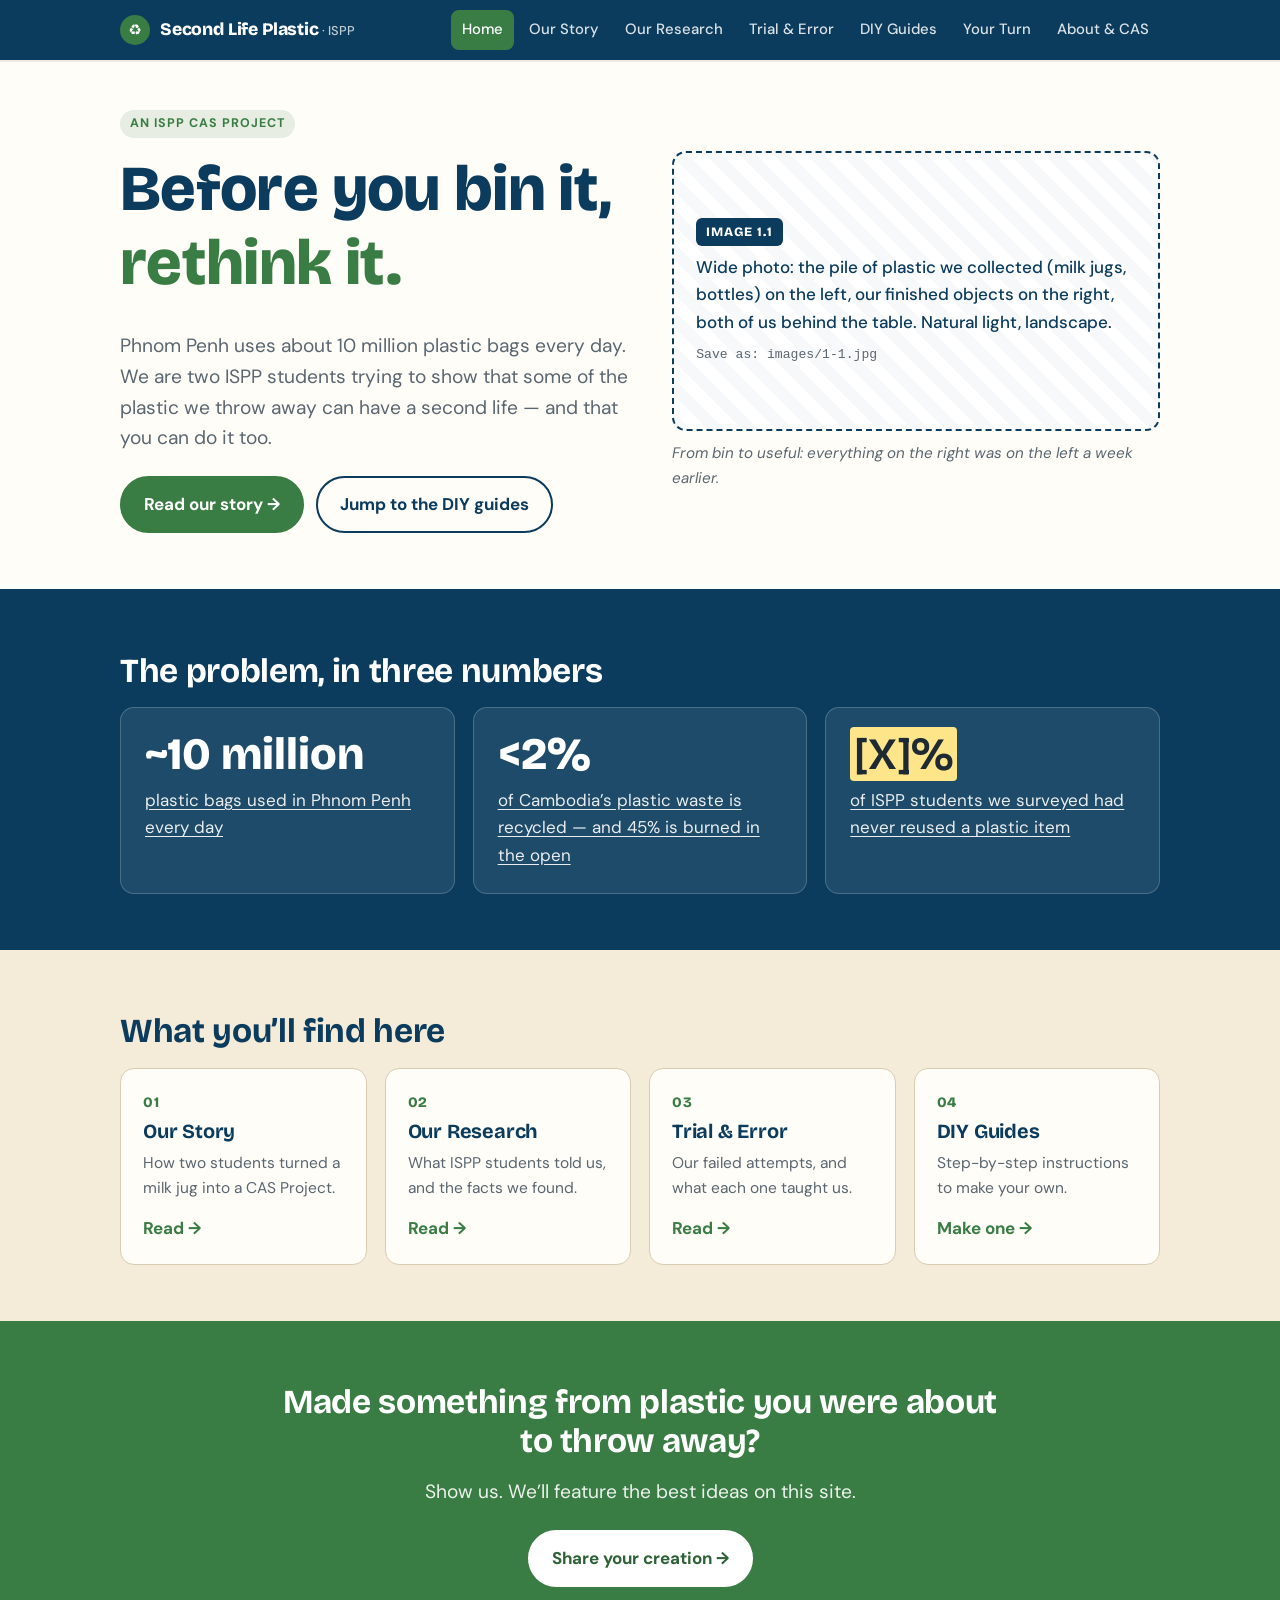
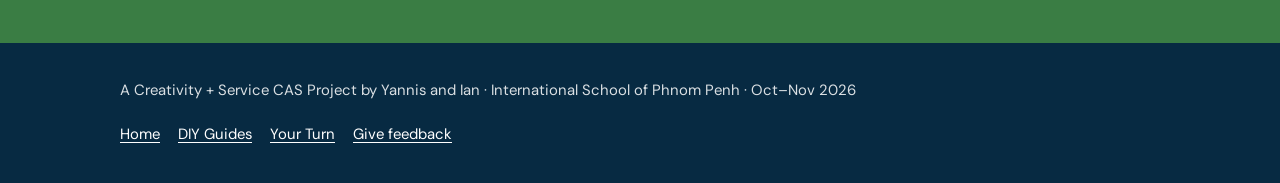
<file: index.html>
<!DOCTYPE html>
<html lang="en">
<head>
<meta charset="utf-8">
<meta name="viewport" content="width=device-width, initial-scale=1">
<title>Second Life Plastic — ISPP</title>
<meta name="description" content="Two ISPP students show how everyday plastic waste can be reused creatively — with our story, research, failures and DIY guides.">
<meta property="og:title" content="Second Life Plastic — ISPP">
<meta property="og:description" content="Two ISPP students show how everyday plastic waste can be reused creatively — with our story, research, failures and DIY guides.">
<meta name="theme-color" content="#0B3C5D">
<link rel="icon" href="data:image/svg+xml,<svg xmlns='http://www.w3.org/2000/svg' viewBox='0 0 100 100'><circle cx='50' cy='50' r='50' fill='%233A7D44'/><text x='50' y='68' font-size='56' text-anchor='middle' fill='white'>♻</text></svg>">
<link rel="preconnect" href="https://fonts.googleapis.com">
<link rel="preconnect" href="https://fonts.gstatic.com" crossorigin>
<link href="https://fonts.googleapis.com/css2?family=Bricolage+Grotesque:opsz,wght@12..96,700;12..96,800&family=DM+Sans:opsz,wght@9..40,400;9..40,500;9..40,700&display=swap" rel="stylesheet">
<link rel="stylesheet" href="css/style.css?v=de9706a9">
</head>
<body>
<header class="site-header">
  <div class="wrap">
    <a class="brand" href="index.html"><span class="brand-mark" aria-hidden="true">♻</span><span>Second Life Plastic <small>· ISPP</small></span></a>
    <button class="nav-toggle" aria-expanded="false" aria-controls="site-nav">Menu</button>
    <nav class="site-nav" id="site-nav" aria-label="Main"><ul><li><a href="index.html" aria-current="page">Home</a></li><li><a href="story.html">Our Story</a></li><li><a href="research.html">Our Research</a></li><li><a href="trial-and-error.html">Trial &amp; Error</a></li><li><a href="guides.html">DIY Guides</a></li><li><a href="your-turn.html">Your Turn</a></li><li><a href="about.html">About &amp; CAS</a></li></ul></nav>
  </div>
</header>
<main>

<section class="hero">
  <div class="wrap hero-grid">
    <div>
      <span class="eyebrow">An ISPP CAS Project</span>
      <h1>Before you bin it, <em>rethink it.</em></h1>
      <p class="lead">Phnom Penh uses about 10 million plastic bags every day. We are two ISPP students trying to show that some of the plastic we throw away can have a second life — and that you can do it too.</p>
      <div class="btn-row">
        <a class="btn" href="story.html">Read our story →</a>
        <a class="btn ghost" href="guides.html">Jump to the DIY guides</a>
      </div>
    </div>
    <figure class="shot wide" data-src="images/1-1.jpg"><div class="ph"><span class="ph-id">IMAGE 1.1</span><p class="ph-what">Wide photo: the pile of plastic we collected (milk jugs, bottles) on the left, our finished objects on the right, both of us behind the table. Natural light, landscape.</p><p class="ph-file">Save as: images/1-1.jpg</p></div><figcaption>From bin to useful: everything on the right was on the left a week earlier.</figcaption></figure>
  </div>
</section>

<section class="section ocean">
  <div class="wrap">
    <h2>The problem, in three numbers</h2>
    <div class="stats">
      <div class="stat"><div class="num">~10 million</div><p><a href="research.html#cambodia">plastic bags used in Phnom Penh every day</a></p></div>
      <div class="stat"><div class="num">&lt;2%</div><p><a href="research.html#cambodia">of Cambodia’s plastic waste is recycled — and 45% is burned in the open</a></p></div>
      <div class="stat"><div class="num"><mark class="todo">[X]%</mark></div><p><a href="research.html#survey">of ISPP students we surveyed had never reused a plastic item</a></p></div>
    </div>
  </div>
</section>

<section class="section">
  <div class="wrap">
    <h2>What you’ll find here</h2>
    <div class="cards">
      <a class="card" href="story.html"><span class="card-num">01</span><h3>Our Story</h3><p>How two students turned a milk jug into a CAS Project.</p><span class="go">Read →</span></a>
      <a class="card" href="research.html"><span class="card-num">02</span><h3>Our Research</h3><p>What ISPP students told us, and the facts we found.</p><span class="go">Read →</span></a>
      <a class="card" href="trial-and-error.html"><span class="card-num">03</span><h3>Trial &amp; Error</h3><p>Our failed attempts, and what each one taught us.</p><span class="go">Read →</span></a>
      <a class="card" href="guides.html"><span class="card-num">04</span><h3>DIY Guides</h3><p>Step-by-step instructions to make your own.</p><span class="go">Make one →</span></a>
    </div>
  </div>
</section>

<section class="section green">
  <div class="wrap narrow" style="text-align:center">
    <h2>Made something from plastic you were about to throw away?</h2>
    <p class="lead" style="color:#fff;opacity:.9;margin:0 auto 22px">Show us. We’ll feature the best ideas on this site.</p>
    <a class="btn light" href="your-turn.html">Share your creation →</a>
  </div>
</section>

</main>
<footer class="site-footer">
  <div class="wrap footer-grid">
    <p>A Creativity + Service CAS Project by Yannis and Ian · International School of Phnom Penh · Oct–Nov 2026</p>
    <ul class="footer-links">
      <li><a href="index.html">Home</a></li>
      <li><a href="guides.html">DIY Guides</a></li>
      <li><a href="your-turn.html">Your Turn</a></li>
      <li><a href="your-turn.html#feedback" data-form-link="feedback">Give feedback</a></li>
    </ul>
  </div>
</footer>
<script src="js/main.js?v=2a81c4ac"></script>
</body>
</html>
</file>
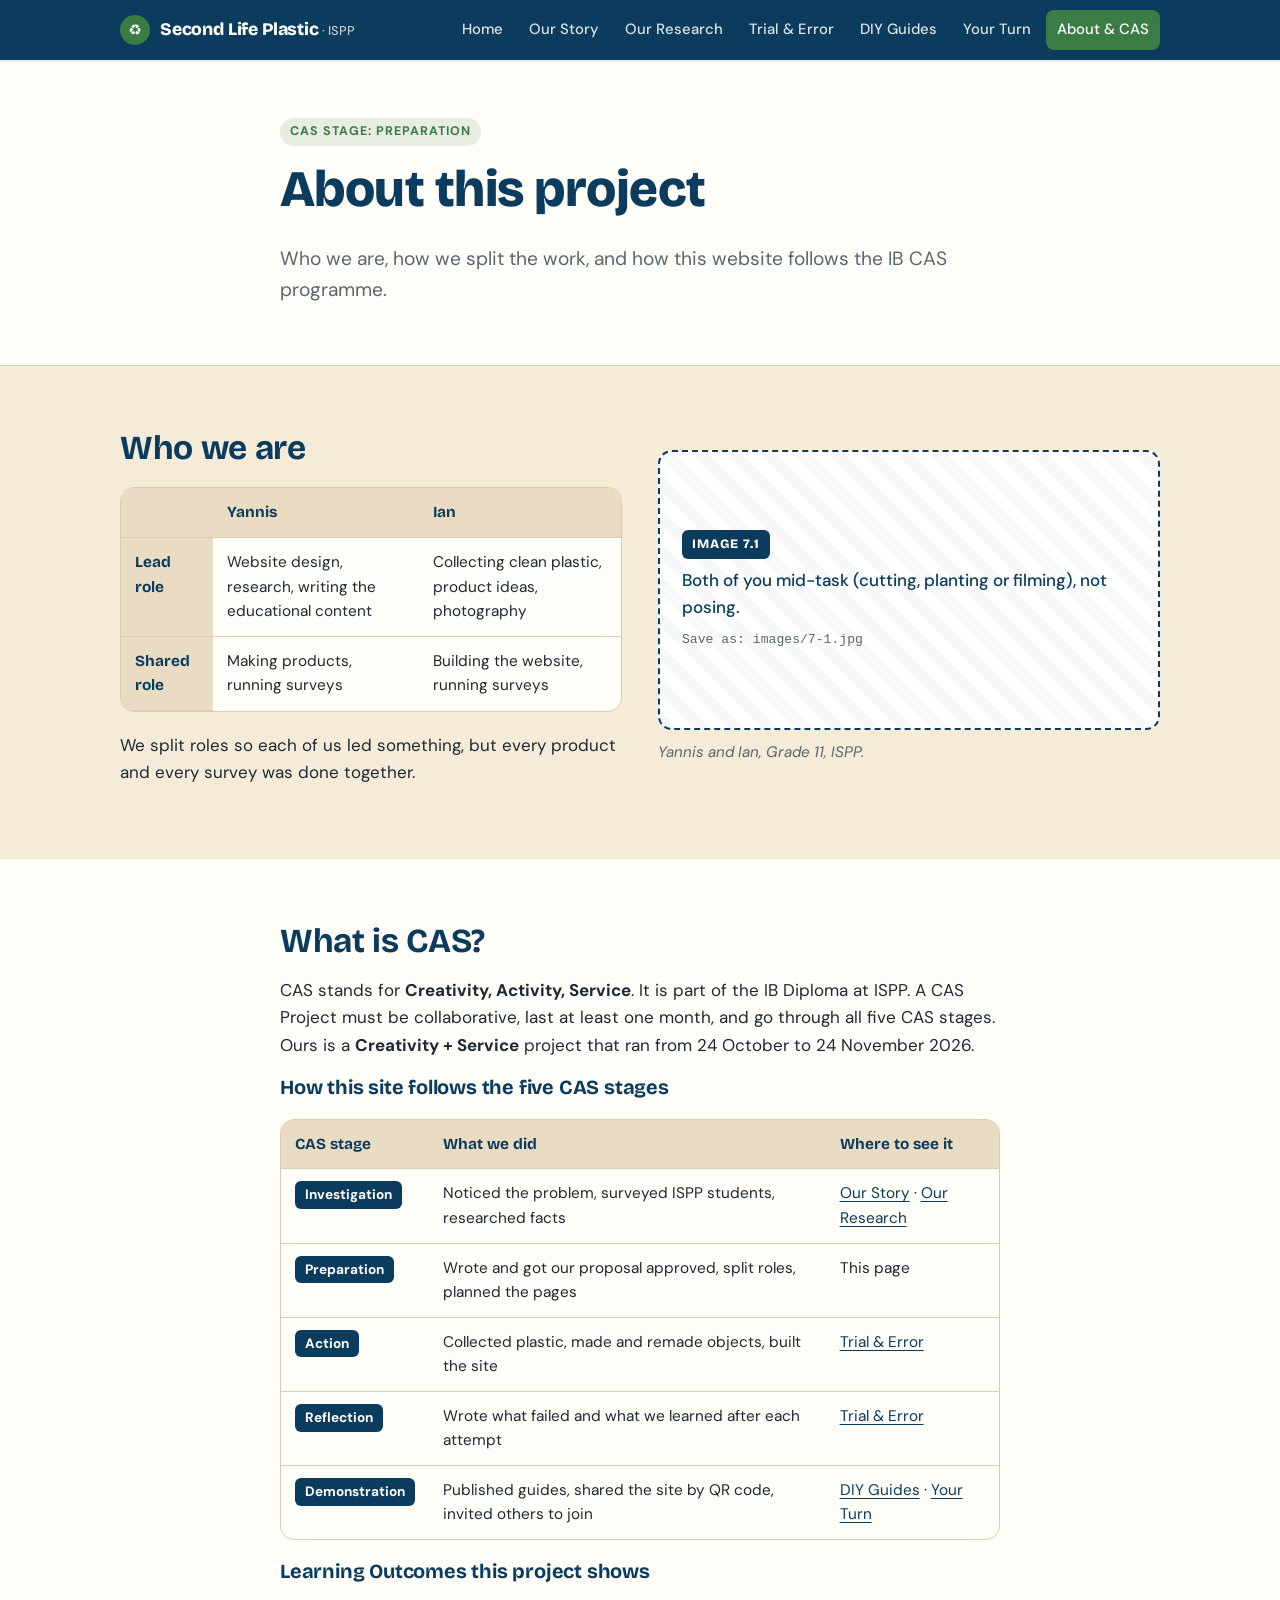
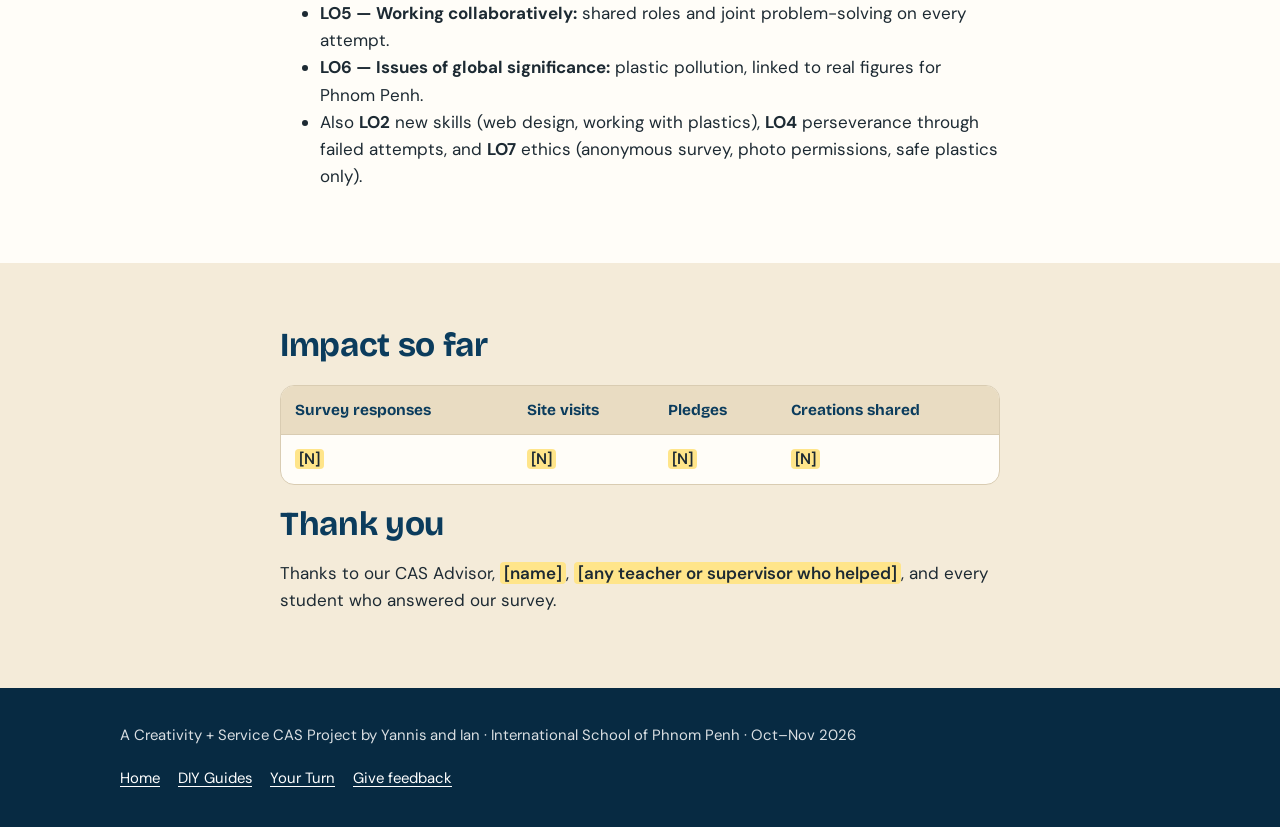
<file: about.html>
<!DOCTYPE html>
<html lang="en">
<head>
<meta charset="utf-8">
<meta name="viewport" content="width=device-width, initial-scale=1">
<title>About &amp; CAS · Second Life Plastic</title>
<meta name="description" content="Who we are and how this project follows the IB CAS programme at ISPP.">
<meta property="og:title" content="About &amp; CAS · Second Life Plastic">
<meta property="og:description" content="Who we are and how this project follows the IB CAS programme at ISPP.">
<meta name="theme-color" content="#0B3C5D">
<link rel="icon" href="data:image/svg+xml,<svg xmlns='http://www.w3.org/2000/svg' viewBox='0 0 100 100'><circle cx='50' cy='50' r='50' fill='%233A7D44'/><text x='50' y='68' font-size='56' text-anchor='middle' fill='white'>♻</text></svg>">
<link rel="preconnect" href="https://fonts.googleapis.com">
<link rel="preconnect" href="https://fonts.gstatic.com" crossorigin>
<link href="https://fonts.googleapis.com/css2?family=Bricolage+Grotesque:opsz,wght@12..96,700;12..96,800&family=DM+Sans:opsz,wght@9..40,400;9..40,500;9..40,700&display=swap" rel="stylesheet">
<link rel="stylesheet" href="css/style.css?v=de9706a9">
</head>
<body>
<header class="site-header">
  <div class="wrap">
    <a class="brand" href="index.html"><span class="brand-mark" aria-hidden="true">♻</span><span>Second Life Plastic <small>· ISPP</small></span></a>
    <button class="nav-toggle" aria-expanded="false" aria-controls="site-nav">Menu</button>
    <nav class="site-nav" id="site-nav" aria-label="Main"><ul><li><a href="index.html">Home</a></li><li><a href="story.html">Our Story</a></li><li><a href="research.html">Our Research</a></li><li><a href="trial-and-error.html">Trial &amp; Error</a></li><li><a href="guides.html">DIY Guides</a></li><li><a href="your-turn.html">Your Turn</a></li><li><a href="about.html" aria-current="page">About &amp; CAS</a></li></ul></nav>
  </div>
</header>
<main>
<section class="page-hero"><div class="wrap narrow"><span class="eyebrow">CAS stage: Preparation</span><h1>About this project</h1><p class="lead">Who we are, how we split the work, and how this website follows the IB CAS programme.</p></div></section>
<section class="section">
  <div class="wrap">
    <div class="two-col">
      <div>
        <h2>Who we are</h2>
        <div class="table-wrap"><table>
          <thead><tr><th></th><th>Yannis</th><th>Ian</th></tr></thead>
          <tbody>
            <tr><th scope="row">Lead role</th><td>Website design, research, writing the educational content</td><td>Collecting clean plastic, product ideas, photography</td></tr>
            <tr><th scope="row">Shared role</th><td>Making products, running surveys</td><td>Building the website, running surveys</td></tr>
          </tbody>
        </table></div>
        <p>We split roles so each of us led something, but every product and every survey was done together.</p>
      </div>
      <figure class="shot wide" data-src="images/7-1.jpg"><div class="ph"><span class="ph-id">IMAGE 7.1</span><p class="ph-what">Both of you mid-task (cutting, planting or filming), not posing.</p><p class="ph-file">Save as: images/7-1.jpg</p></div><figcaption>Yannis and Ian, Grade 11, ISPP.</figcaption></figure>
    </div>
  </div>
</section>

<section class="section paper">
  <div class="wrap narrow">
    <h2>What is CAS?</h2>
    <p>CAS stands for <strong>Creativity, Activity, Service</strong>. It is part of the IB Diploma at ISPP. A CAS Project must be collaborative, last at least one month, and go through all five CAS stages. Ours is a <strong>Creativity + Service</strong> project that ran from 24 October to 24 November 2026.</p>
    <h3>How this site follows the five CAS stages</h3>
    <div class="table-wrap"><table>
      <thead><tr><th>CAS stage</th><th>What we did</th><th>Where to see it</th></tr></thead>
      <tbody>
        <tr><td><span class="stage-pill">Investigation</span></td><td>Noticed the problem, surveyed ISPP students, researched facts</td><td><a href="story.html">Our Story</a> · <a href="research.html">Our Research</a></td></tr>
        <tr><td><span class="stage-pill">Preparation</span></td><td>Wrote and got our proposal approved, split roles, planned the pages</td><td>This page</td></tr>
        <tr><td><span class="stage-pill">Action</span></td><td>Collected plastic, made and remade objects, built the site</td><td><a href="trial-and-error.html">Trial &amp; Error</a></td></tr>
        <tr><td><span class="stage-pill">Reflection</span></td><td>Wrote what failed and what we learned after each attempt</td><td><a href="trial-and-error.html">Trial &amp; Error</a></td></tr>
        <tr><td><span class="stage-pill">Demonstration</span></td><td>Published guides, shared the site by QR code, invited others to join</td><td><a href="guides.html">DIY Guides</a> · <a href="your-turn.html">Your Turn</a></td></tr>
      </tbody>
    </table></div>
    <h3>Learning Outcomes this project shows</h3>
    <ul>
      <li><strong>LO5 — Working collaboratively:</strong> shared roles and joint problem-solving on every attempt.</li>
      <li><strong>LO6 — Issues of global significance:</strong> plastic pollution, linked to real figures for Phnom Penh.</li>
      <li>Also <strong>LO2</strong> new skills (web design, working with plastics), <strong>LO4</strong> perseverance through failed attempts, and <strong>LO7</strong> ethics (anonymous survey, photo permissions, safe plastics only).</li>
    </ul>
  </div>
</section>

<section class="section">
  <div class="wrap narrow">
    <h2>Impact so far</h2>
    <div class="table-wrap"><table>
      <thead><tr><th>Survey responses</th><th>Site visits</th><th>Pledges</th><th>Creations shared</th></tr></thead>
      <tbody><tr><td><mark class="todo">[N]</mark></td><td><mark class="todo">[N]</mark></td><td><mark class="todo">[N]</mark></td><td><mark class="todo">[N]</mark></td></tr></tbody>
    </table></div>
    <h2>Thank you</h2>
    <p>Thanks to our CAS Advisor, <mark class="todo">[name]</mark>, <mark class="todo">[any teacher or supervisor who helped]</mark>, and every student who answered our survey.</p>
  </div>
</section>

</main>
<footer class="site-footer">
  <div class="wrap footer-grid">
    <p>A Creativity + Service CAS Project by Yannis and Ian · International School of Phnom Penh · Oct–Nov 2026</p>
    <ul class="footer-links">
      <li><a href="index.html">Home</a></li>
      <li><a href="guides.html">DIY Guides</a></li>
      <li><a href="your-turn.html">Your Turn</a></li>
      <li><a href="your-turn.html#feedback" data-form-link="feedback">Give feedback</a></li>
    </ul>
  </div>
</footer>
<script src="js/main.js?v=2a81c4ac"></script>
</body>
</html>
</file>
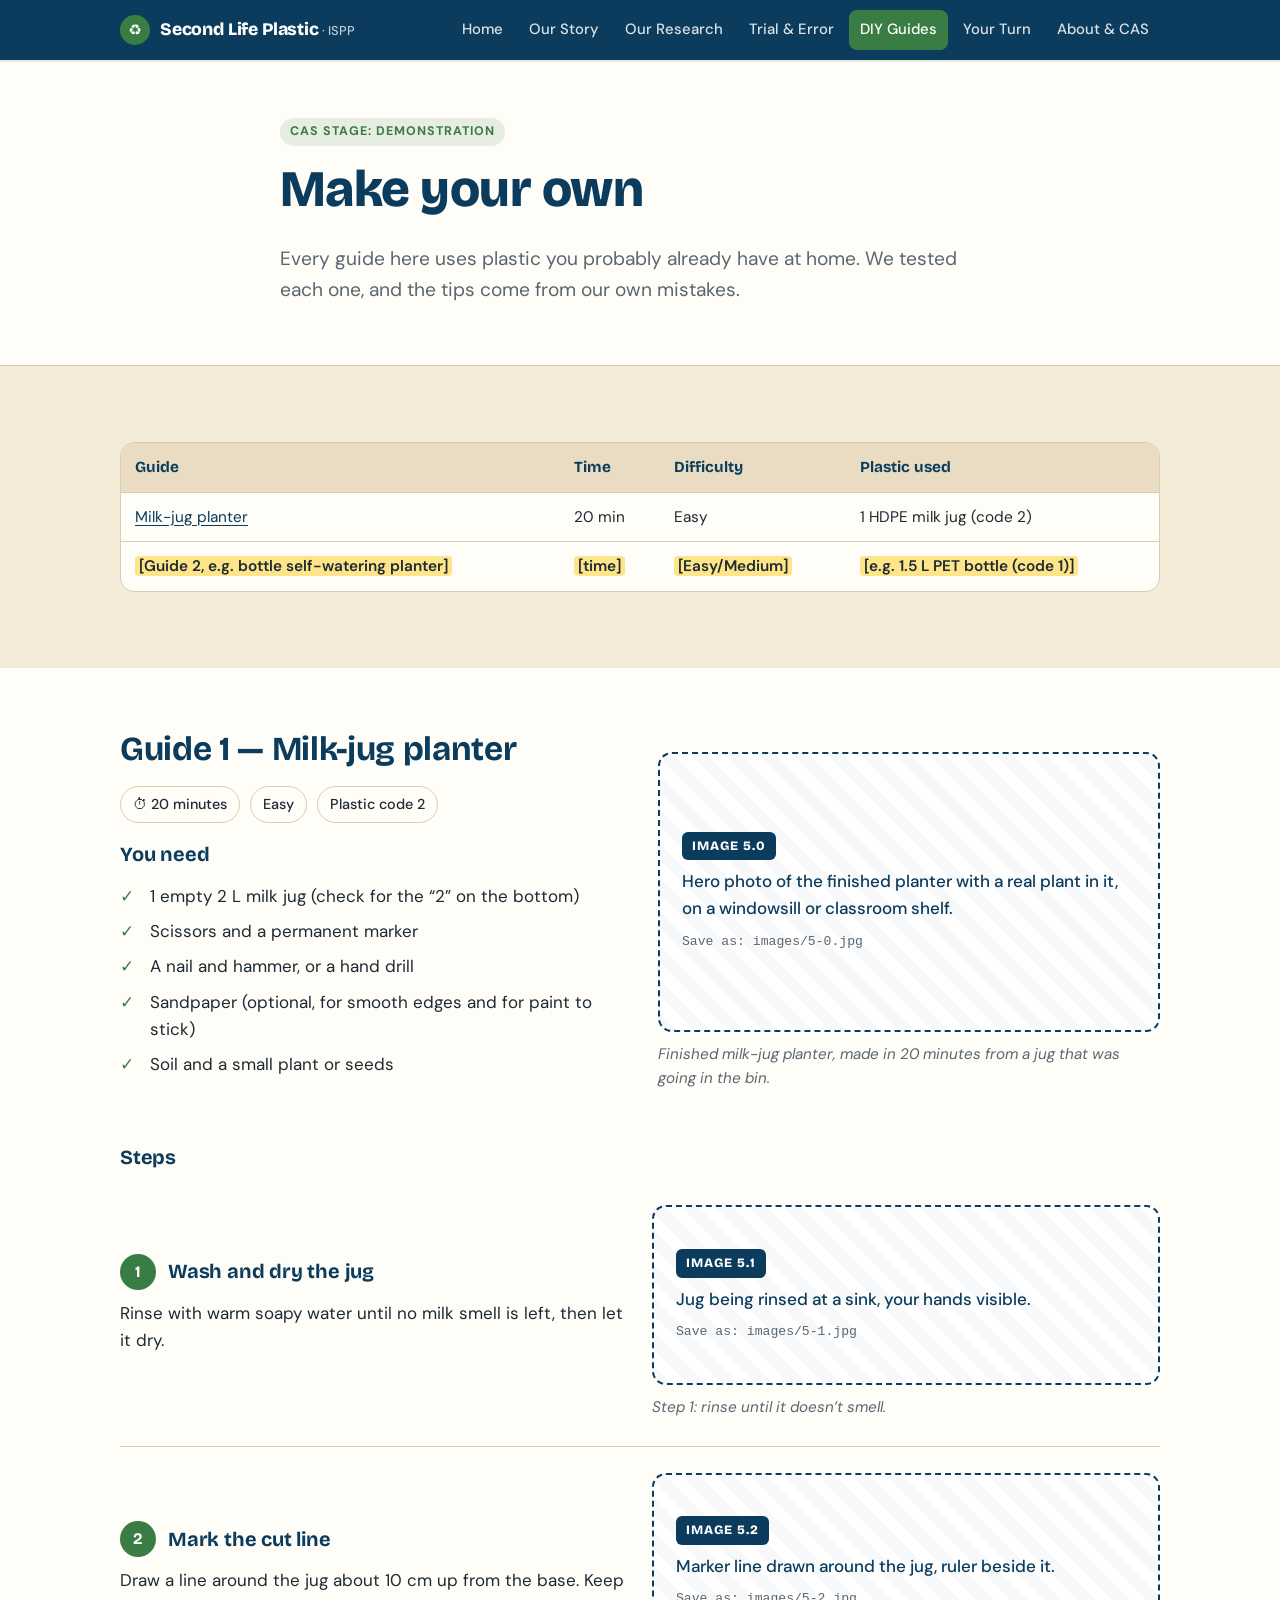
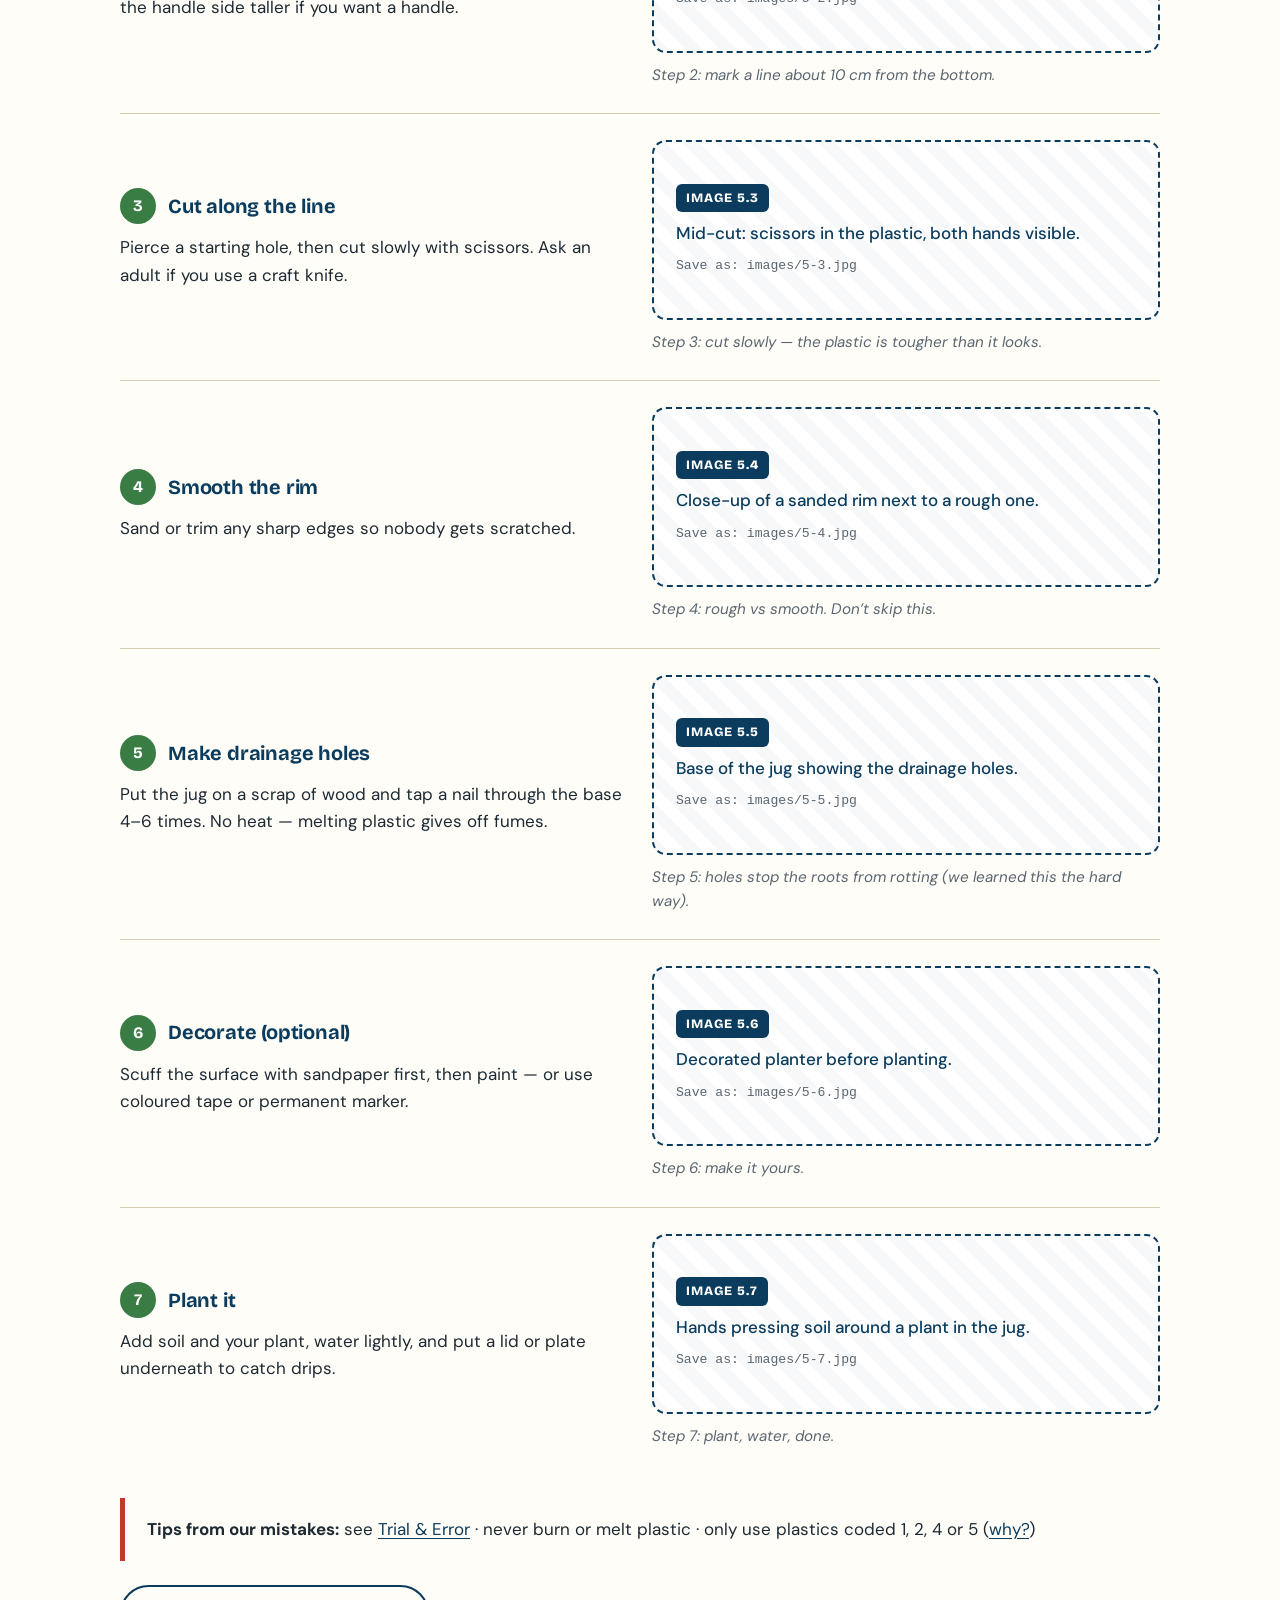
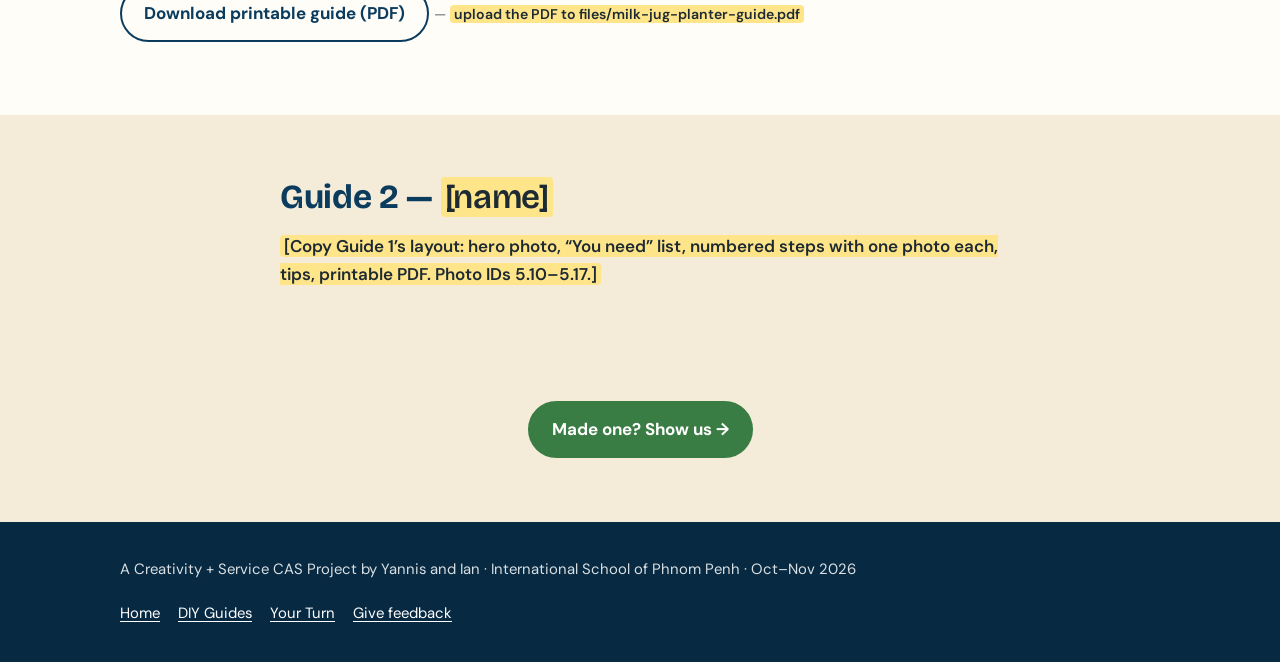
<file: guides.html>
<!DOCTYPE html>
<html lang="en">
<head>
<meta charset="utf-8">
<meta name="viewport" content="width=device-width, initial-scale=1">
<title>DIY Guides · Second Life Plastic</title>
<meta name="description" content="Step-by-step guides to turn everyday plastic waste into something useful.">
<meta property="og:title" content="DIY Guides · Second Life Plastic">
<meta property="og:description" content="Step-by-step guides to turn everyday plastic waste into something useful.">
<meta name="theme-color" content="#0B3C5D">
<link rel="icon" href="data:image/svg+xml,<svg xmlns='http://www.w3.org/2000/svg' viewBox='0 0 100 100'><circle cx='50' cy='50' r='50' fill='%233A7D44'/><text x='50' y='68' font-size='56' text-anchor='middle' fill='white'>♻</text></svg>">
<link rel="preconnect" href="https://fonts.googleapis.com">
<link rel="preconnect" href="https://fonts.gstatic.com" crossorigin>
<link href="https://fonts.googleapis.com/css2?family=Bricolage+Grotesque:opsz,wght@12..96,700;12..96,800&family=DM+Sans:opsz,wght@9..40,400;9..40,500;9..40,700&display=swap" rel="stylesheet">
<link rel="stylesheet" href="css/style.css?v=de9706a9">
</head>
<body>
<header class="site-header">
  <div class="wrap">
    <a class="brand" href="index.html"><span class="brand-mark" aria-hidden="true">♻</span><span>Second Life Plastic <small>· ISPP</small></span></a>
    <button class="nav-toggle" aria-expanded="false" aria-controls="site-nav">Menu</button>
    <nav class="site-nav" id="site-nav" aria-label="Main"><ul><li><a href="index.html">Home</a></li><li><a href="story.html">Our Story</a></li><li><a href="research.html">Our Research</a></li><li><a href="trial-and-error.html">Trial &amp; Error</a></li><li><a href="guides.html" aria-current="page">DIY Guides</a></li><li><a href="your-turn.html">Your Turn</a></li><li><a href="about.html">About &amp; CAS</a></li></ul></nav>
  </div>
</header>
<main>
<section class="page-hero"><div class="wrap narrow"><span class="eyebrow">CAS stage: Demonstration</span><h1>Make your own</h1><p class="lead">Every guide here uses plastic you probably already have at home. We tested each one, and the tips come from our own mistakes.</p></div></section>
<section class="section">
  <div class="wrap">
    <div class="table-wrap"><table>
      <thead><tr><th>Guide</th><th>Time</th><th>Difficulty</th><th>Plastic used</th></tr></thead>
      <tbody>
        <tr><td><a href="#planter">Milk-jug planter</a></td><td>20 min</td><td>Easy</td><td>1 HDPE milk jug (code 2)</td></tr>
        <tr><td><mark class="todo">[Guide 2, e.g. bottle self-watering planter]</mark></td><td><mark class="todo">[time]</mark></td><td><mark class="todo">[Easy/Medium]</mark></td><td><mark class="todo">[e.g. 1.5 L PET bottle (code 1)]</mark></td></tr>
      </tbody>
    </table></div>
  </div>
</section>

<section class="section paper" id="planter">
  <div class="wrap">
    <div class="two-col">
      <div>
        <h2>Guide 1 — Milk-jug planter</h2>
        <div class="guide-meta"><span>⏱ 20 minutes</span><span>Easy</span><span>Plastic code 2</span></div>
        <h3>You need</h3>
        <ul class="checklist">
          <li>1 empty 2 L milk jug (check for the “2” on the bottom)</li>
          <li>Scissors and a permanent marker</li>
          <li>A nail and hammer, or a hand drill</li>
          <li>Sandpaper (optional, for smooth edges and for paint to stick)</li>
          <li>Soil and a small plant or seeds</li>
        </ul>
      </div>
      <figure class="shot wide" data-src="images/5-0.jpg"><div class="ph"><span class="ph-id">IMAGE 5.0</span><p class="ph-what">Hero photo of the finished planter with a real plant in it, on a windowsill or classroom shelf.</p><p class="ph-file">Save as: images/5-0.jpg</p></div><figcaption>Finished milk-jug planter, made in 20 minutes from a jug that was going in the bin.</figcaption></figure>
    </div>
    <h3 style="margin-top:28px">Steps</h3>
    <ol class="steps"><li><div><h3>Wash and dry the jug</h3><p>Rinse with warm soapy water until no milk smell is left, then let it dry.</p></div><figure class="shot" data-src="images/5-1.jpg"><div class="ph"><span class="ph-id">IMAGE 5.1</span><p class="ph-what">Jug being rinsed at a sink, your hands visible.</p><p class="ph-file">Save as: images/5-1.jpg</p></div><figcaption>Step 1: rinse until it doesn’t smell.</figcaption></figure></li><li><div><h3>Mark the cut line</h3><p>Draw a line around the jug about 10 cm up from the base. Keep the handle side taller if you want a handle.</p></div><figure class="shot" data-src="images/5-2.jpg"><div class="ph"><span class="ph-id">IMAGE 5.2</span><p class="ph-what">Marker line drawn around the jug, ruler beside it.</p><p class="ph-file">Save as: images/5-2.jpg</p></div><figcaption>Step 2: mark a line about 10 cm from the bottom.</figcaption></figure></li><li><div><h3>Cut along the line</h3><p>Pierce a starting hole, then cut slowly with scissors. Ask an adult if you use a craft knife.</p></div><figure class="shot" data-src="images/5-3.jpg"><div class="ph"><span class="ph-id">IMAGE 5.3</span><p class="ph-what">Mid-cut: scissors in the plastic, both hands visible.</p><p class="ph-file">Save as: images/5-3.jpg</p></div><figcaption>Step 3: cut slowly — the plastic is tougher than it looks.</figcaption></figure></li><li><div><h3>Smooth the rim</h3><p>Sand or trim any sharp edges so nobody gets scratched.</p></div><figure class="shot" data-src="images/5-4.jpg"><div class="ph"><span class="ph-id">IMAGE 5.4</span><p class="ph-what">Close-up of a sanded rim next to a rough one.</p><p class="ph-file">Save as: images/5-4.jpg</p></div><figcaption>Step 4: rough vs smooth. Don’t skip this.</figcaption></figure></li><li><div><h3>Make drainage holes</h3><p>Put the jug on a scrap of wood and tap a nail through the base 4–6 times. No heat — melting plastic gives off fumes.</p></div><figure class="shot" data-src="images/5-5.jpg"><div class="ph"><span class="ph-id">IMAGE 5.5</span><p class="ph-what">Base of the jug showing the drainage holes.</p><p class="ph-file">Save as: images/5-5.jpg</p></div><figcaption>Step 5: holes stop the roots from rotting (we learned this the hard way).</figcaption></figure></li><li><div><h3>Decorate (optional)</h3><p>Scuff the surface with sandpaper first, then paint — or use coloured tape or permanent marker.</p></div><figure class="shot" data-src="images/5-6.jpg"><div class="ph"><span class="ph-id">IMAGE 5.6</span><p class="ph-what">Decorated planter before planting.</p><p class="ph-file">Save as: images/5-6.jpg</p></div><figcaption>Step 6: make it yours.</figcaption></figure></li><li><div><h3>Plant it</h3><p>Add soil and your plant, water lightly, and put a lid or plate underneath to catch drips.</p></div><figure class="shot" data-src="images/5-7.jpg"><div class="ph"><span class="ph-id">IMAGE 5.7</span><p class="ph-what">Hands pressing soil around a plant in the jug.</p><p class="ph-file">Save as: images/5-7.jpg</p></div><figcaption>Step 7: plant, water, done.</figcaption></figure></li></ol>
    <div class="callout warn">
      <p><strong>Tips from our mistakes:</strong> see <a href="trial-and-error.html">Trial &amp; Error</a> · never burn or melt plastic · only use plastics coded 1, 2, 4 or 5 (<a href="research.html#safe-plastics">why?</a>)</p>
    </div>
    <p><a class="btn ghost" href="files/milk-jug-planter-guide.pdf" download>Download printable guide (PDF)</a> <span class="small">— <mark class="todo">upload the PDF to files/milk-jug-planter-guide.pdf</mark></span></p>
  </div>
</section>

<section class="section" id="guide-2">
  <div class="wrap narrow">
    <h2>Guide 2 — <mark class="todo">[name]</mark></h2>
    <p><mark class="todo">[Copy Guide 1’s layout: hero photo, “You need” list, numbered steps with one photo each, tips, printable PDF. Photo IDs 5.10–5.17.]</mark></p>
  </div>
</section>
<div class="next"><a class="btn" href="your-turn.html">Made one? Show us →</a></div>

</main>
<footer class="site-footer">
  <div class="wrap footer-grid">
    <p>A Creativity + Service CAS Project by Yannis and Ian · International School of Phnom Penh · Oct–Nov 2026</p>
    <ul class="footer-links">
      <li><a href="index.html">Home</a></li>
      <li><a href="guides.html">DIY Guides</a></li>
      <li><a href="your-turn.html">Your Turn</a></li>
      <li><a href="your-turn.html#feedback" data-form-link="feedback">Give feedback</a></li>
    </ul>
  </div>
</footer>
<script src="js/main.js?v=2a81c4ac"></script>
</body>
</html>
</file>
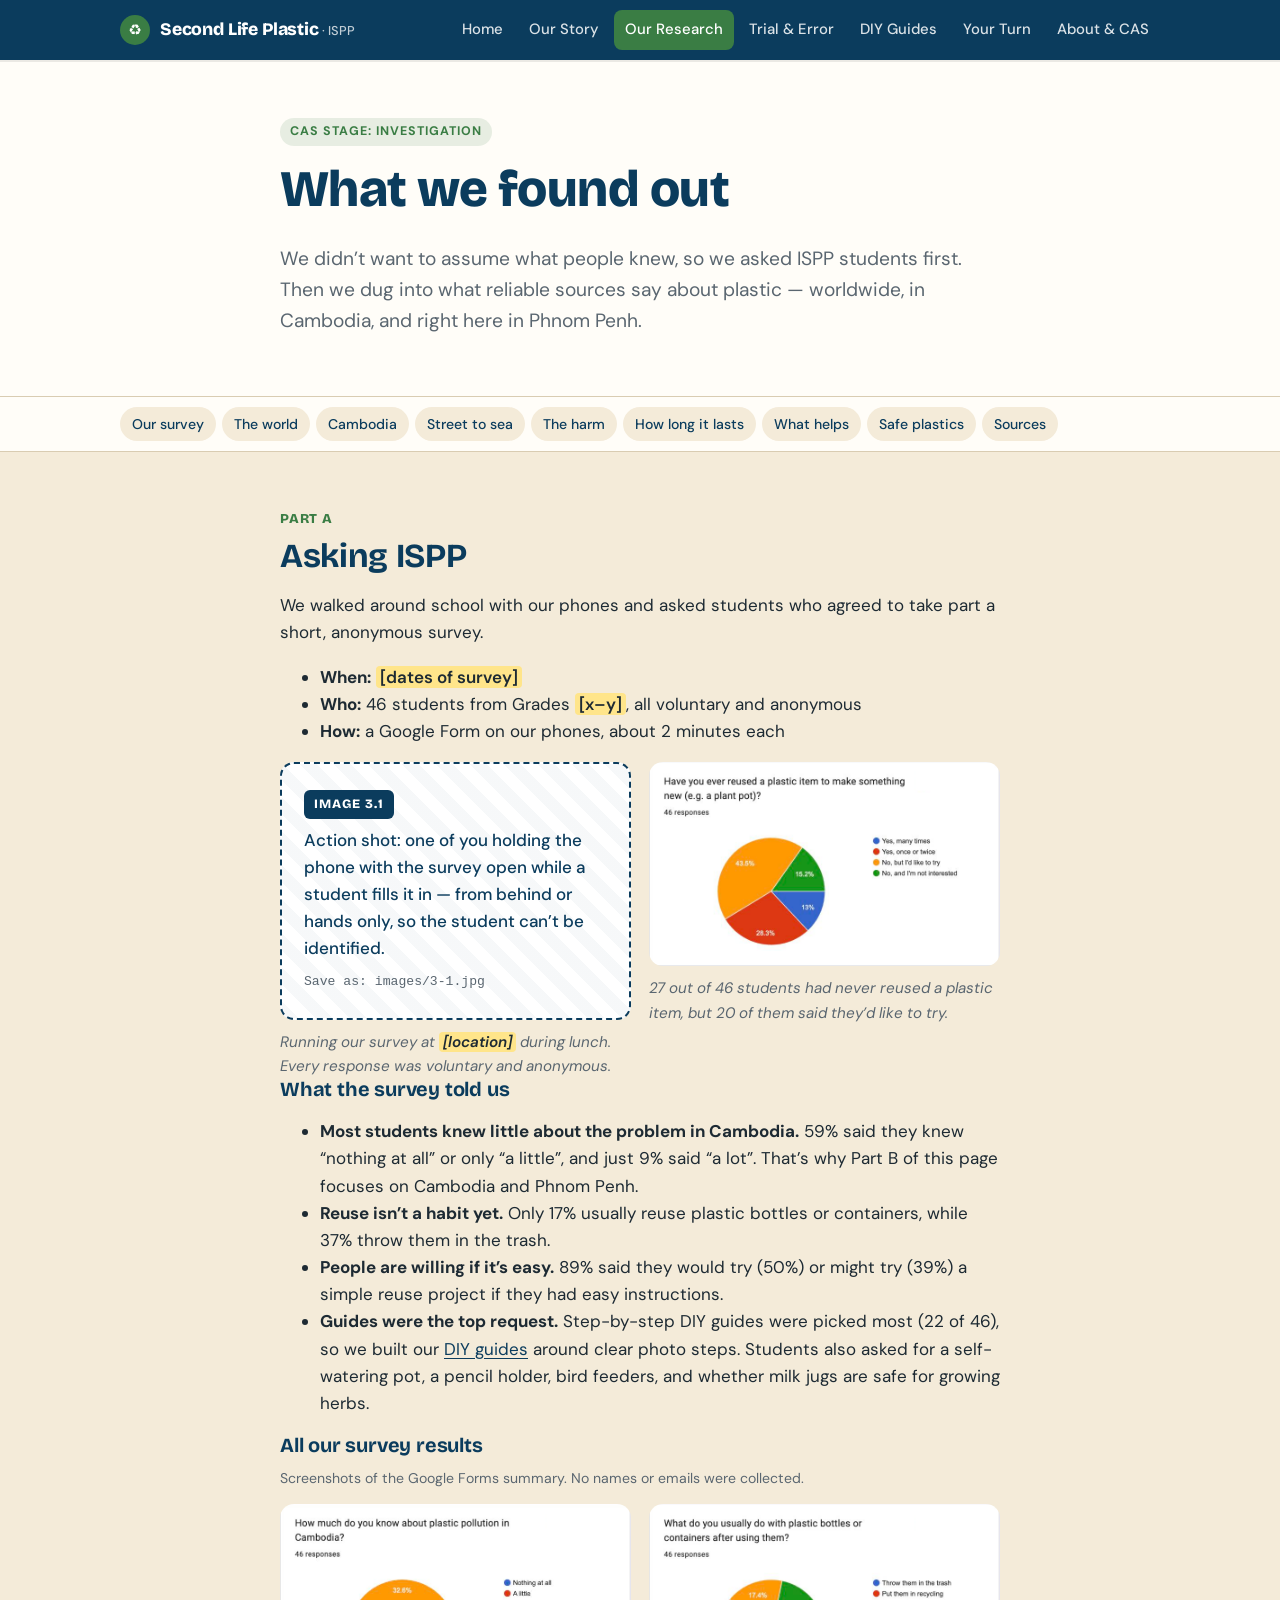
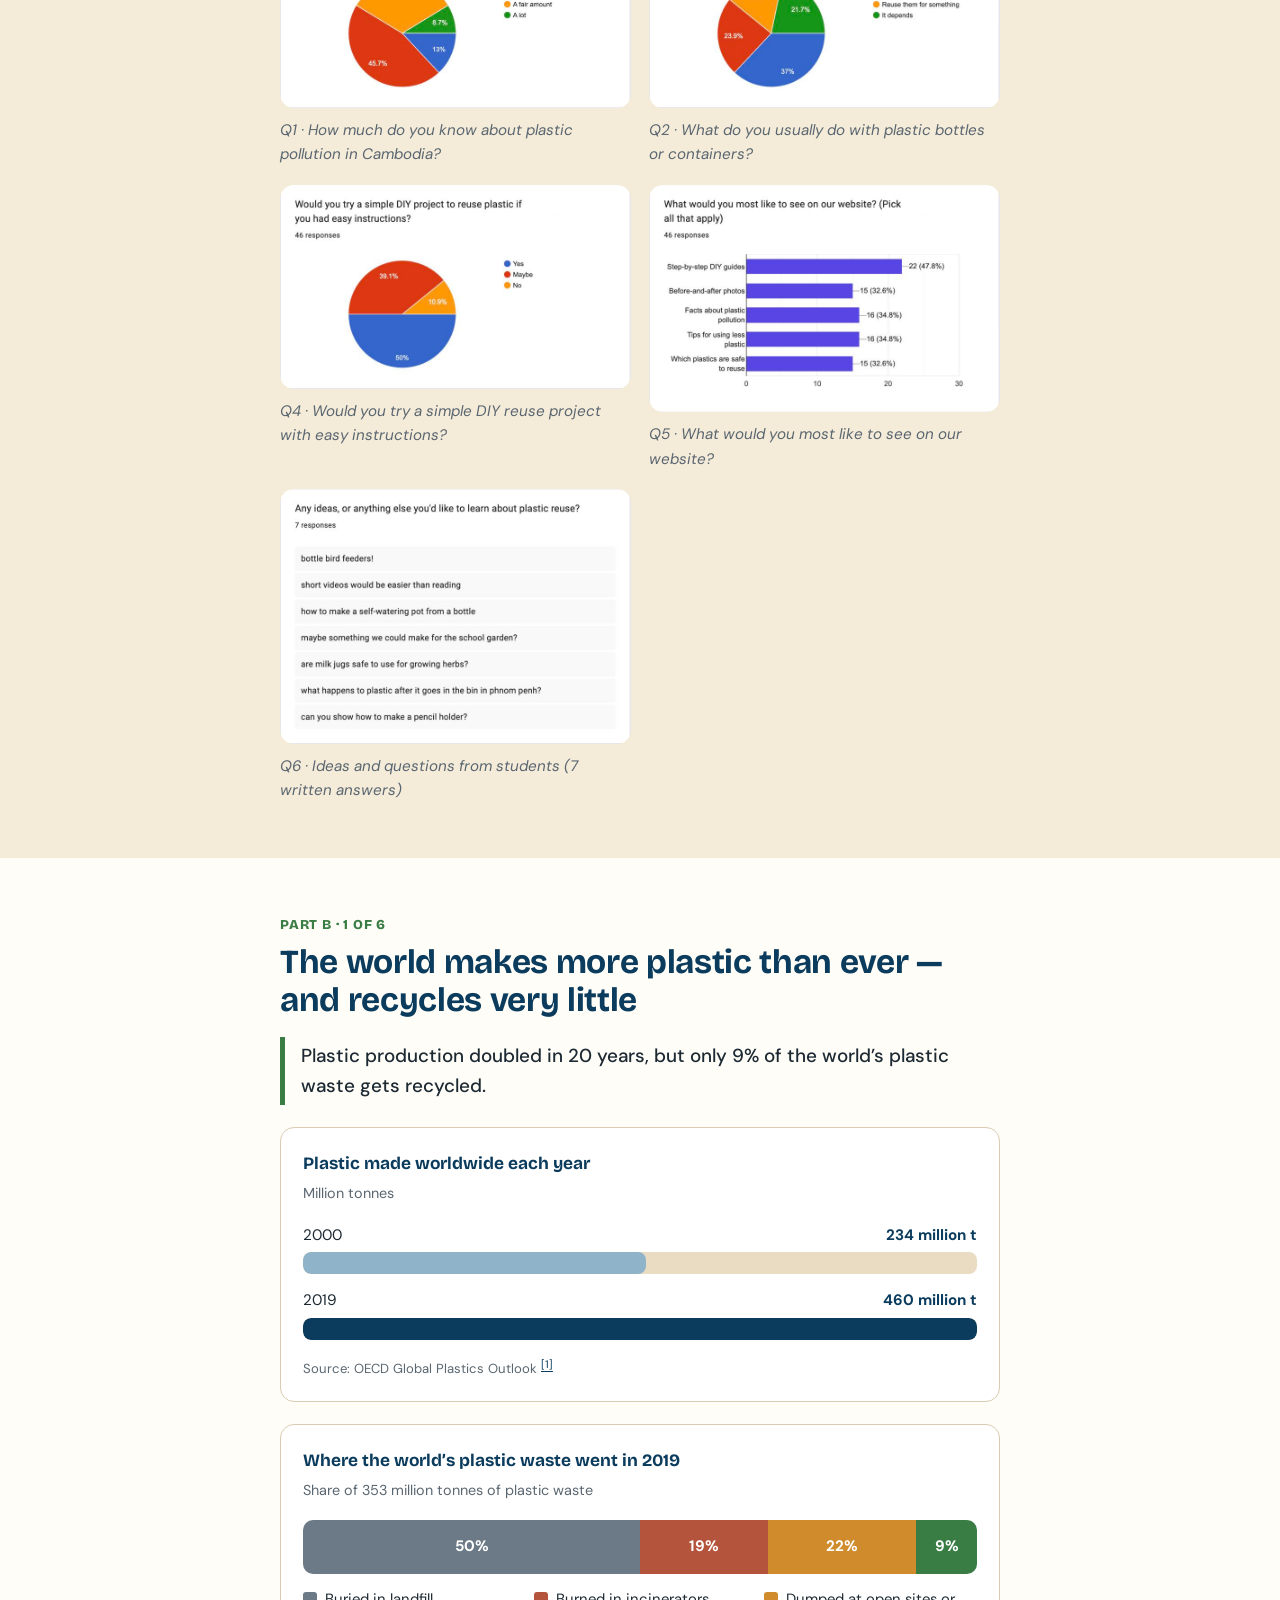
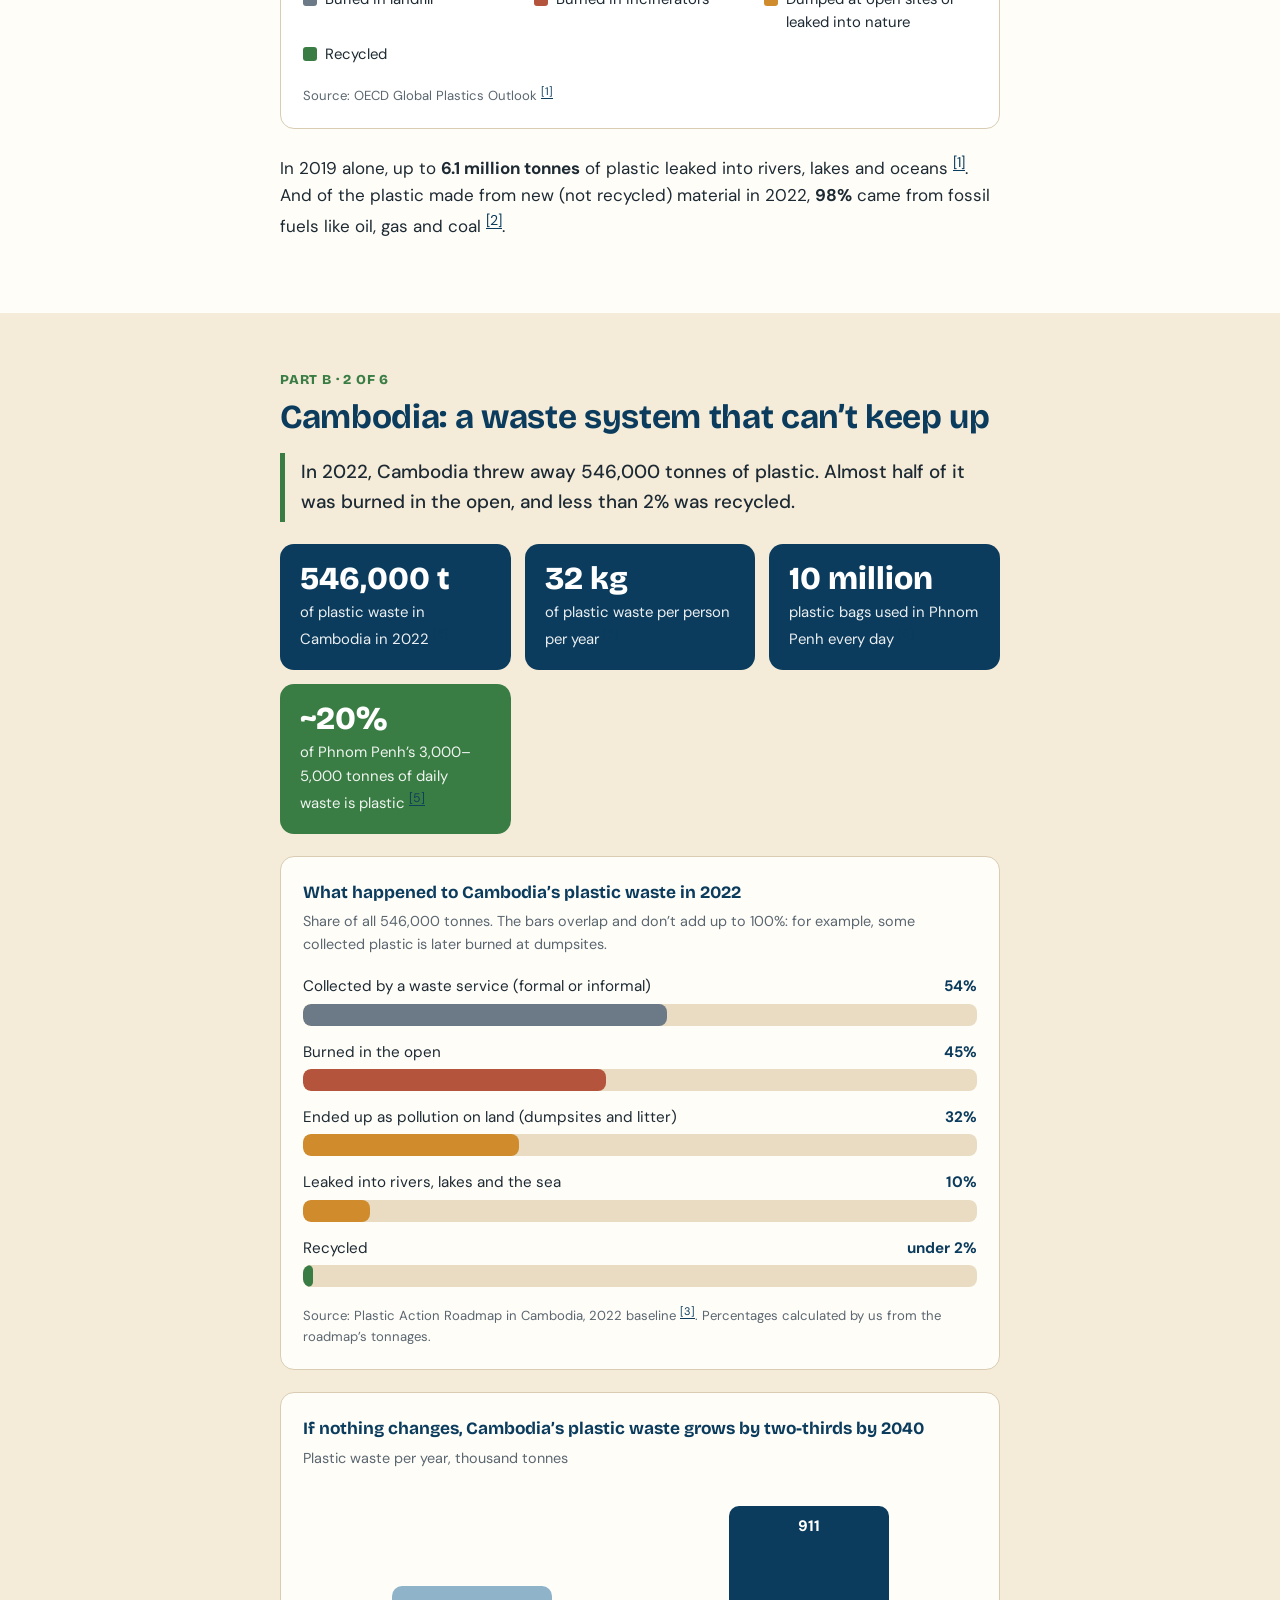
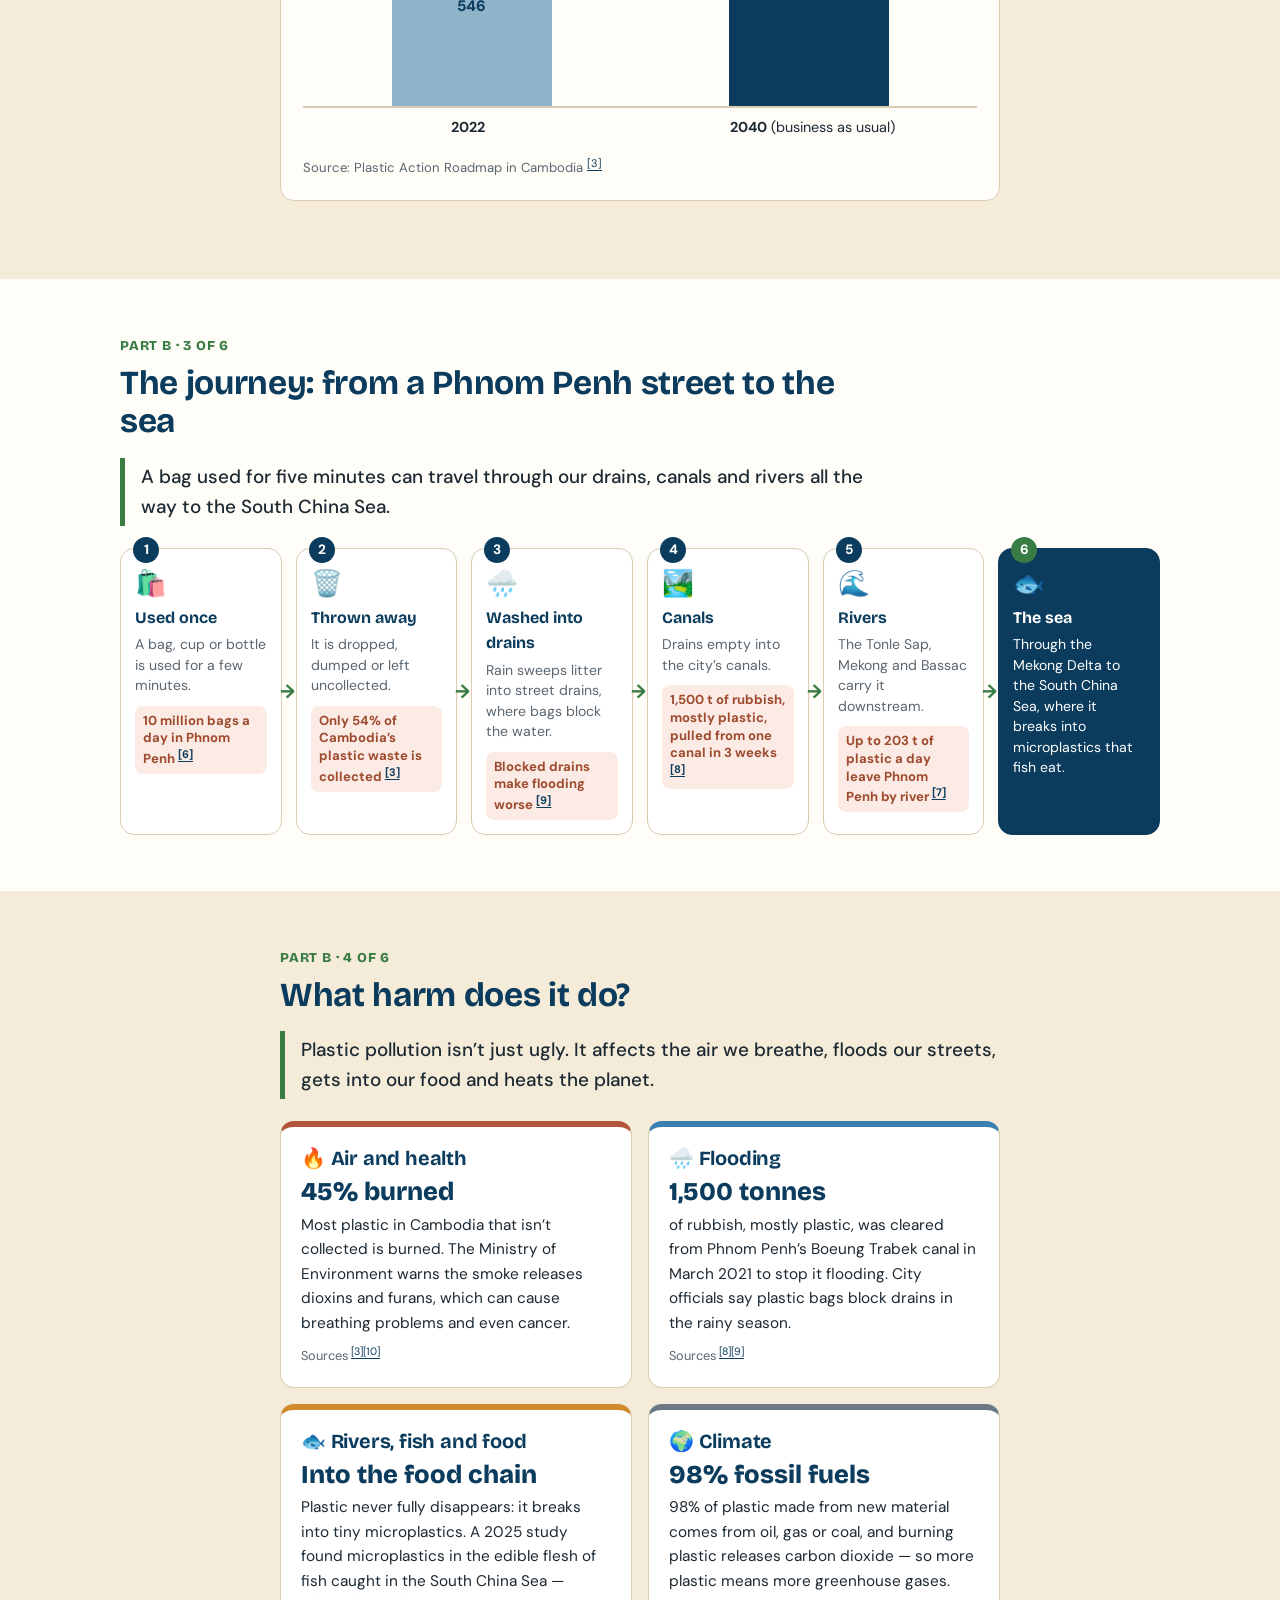
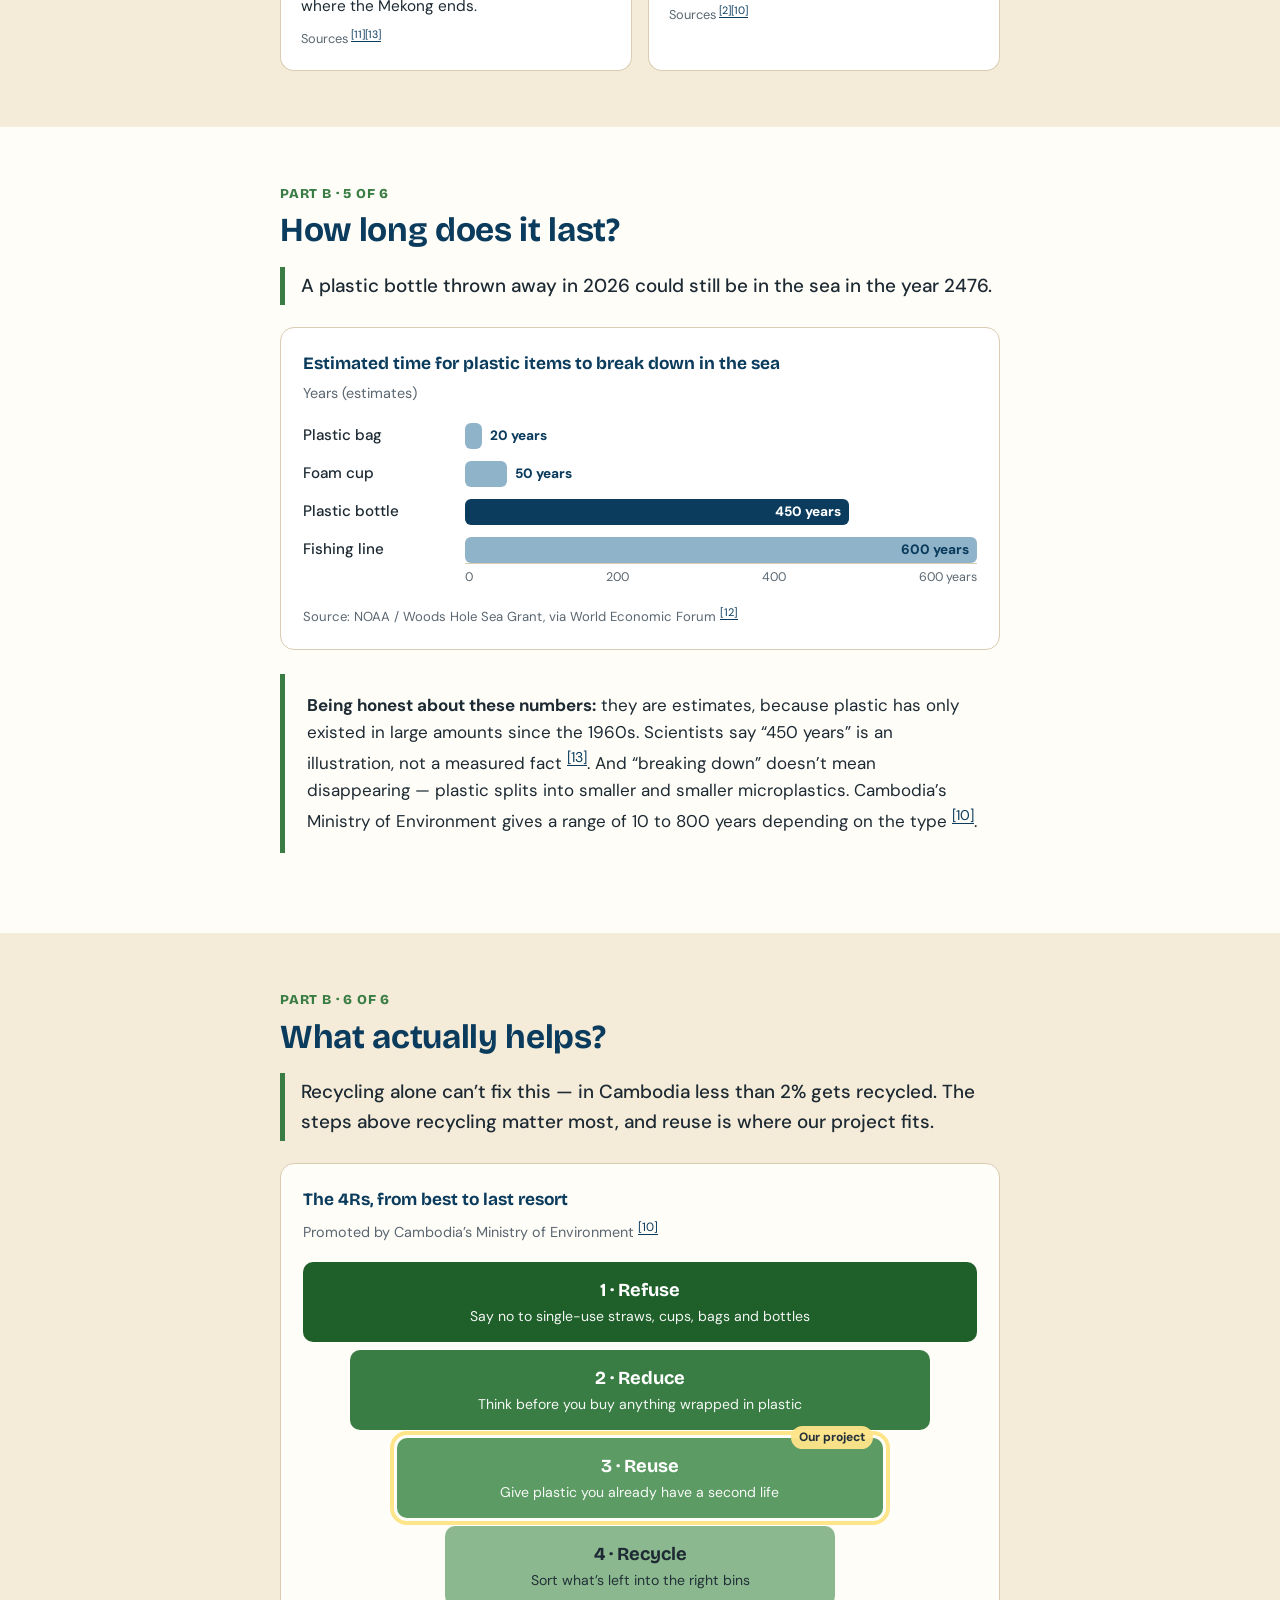
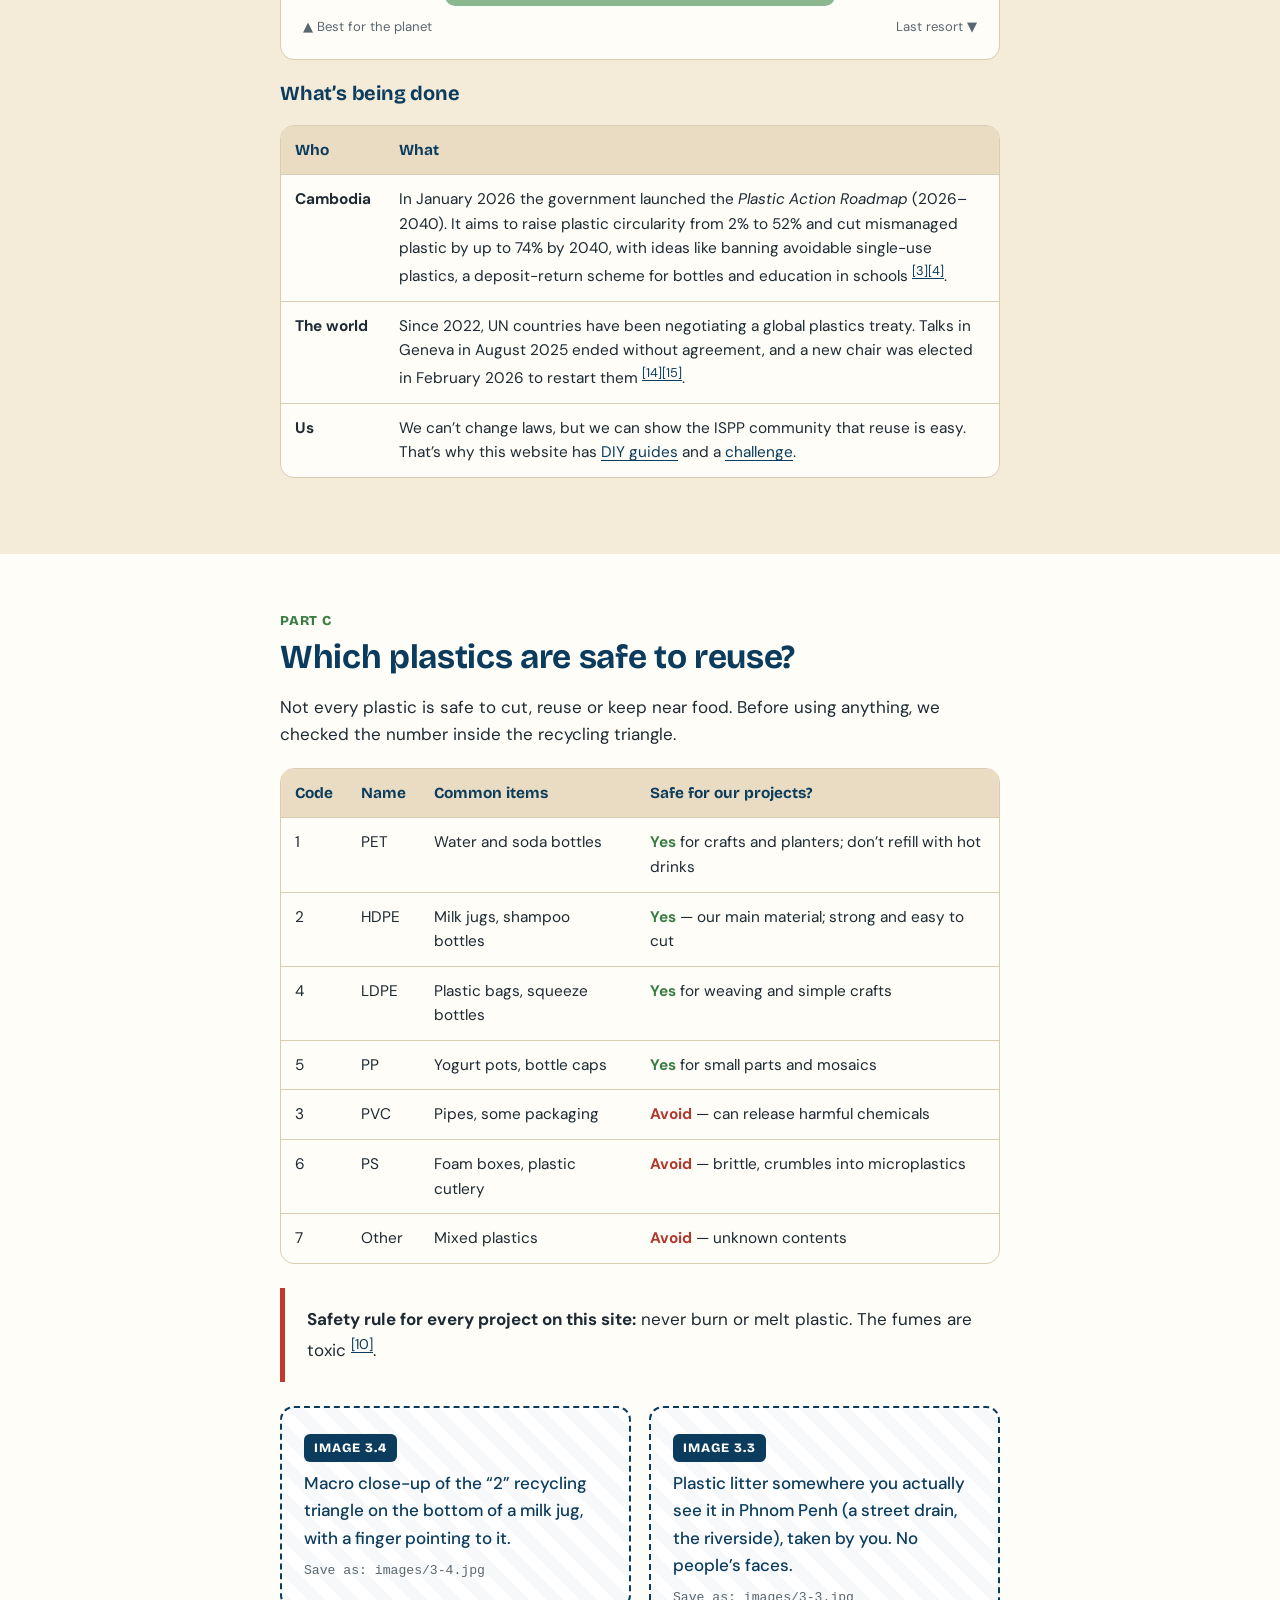
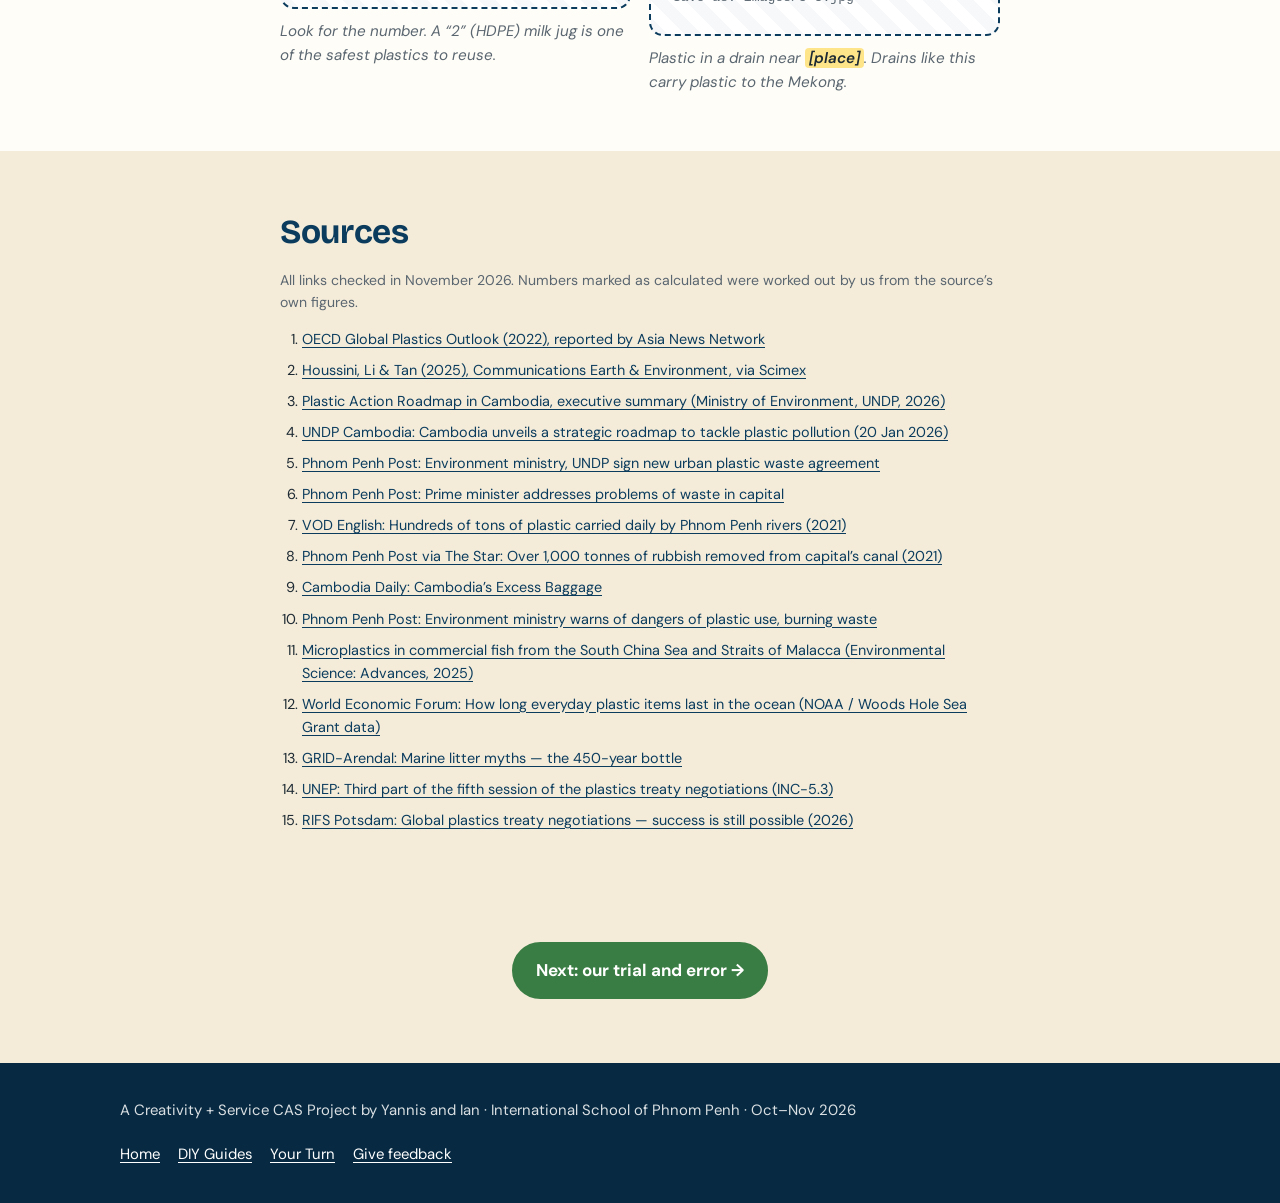
<file: research.html>
<!DOCTYPE html>
<html lang="en">
<head>
<meta charset="utf-8">
<meta name="viewport" content="width=device-width, initial-scale=1">
<title>Our Research · Second Life Plastic</title>
<meta name="description" content="Plastic pollution explained: global figures, Cambodia’s plastic waste, the journey from Phnom Penh’s streets to the sea, the harm it does, and what helps.">
<meta property="og:title" content="Our Research · Second Life Plastic">
<meta property="og:description" content="Plastic pollution explained: global figures, Cambodia’s plastic waste, the journey from Phnom Penh’s streets to the sea, the harm it does, and what helps.">
<meta name="theme-color" content="#0B3C5D">
<link rel="icon" href="data:image/svg+xml,<svg xmlns='http://www.w3.org/2000/svg' viewBox='0 0 100 100'><circle cx='50' cy='50' r='50' fill='%233A7D44'/><text x='50' y='68' font-size='56' text-anchor='middle' fill='white'>♻</text></svg>">
<link rel="preconnect" href="https://fonts.googleapis.com">
<link rel="preconnect" href="https://fonts.gstatic.com" crossorigin>
<link href="https://fonts.googleapis.com/css2?family=Bricolage+Grotesque:opsz,wght@12..96,700;12..96,800&family=DM+Sans:opsz,wght@9..40,400;9..40,500;9..40,700&display=swap" rel="stylesheet">
<link rel="stylesheet" href="css/style.css?v=de9706a9">
</head>
<body>
<header class="site-header">
  <div class="wrap">
    <a class="brand" href="index.html"><span class="brand-mark" aria-hidden="true">♻</span><span>Second Life Plastic <small>· ISPP</small></span></a>
    <button class="nav-toggle" aria-expanded="false" aria-controls="site-nav">Menu</button>
    <nav class="site-nav" id="site-nav" aria-label="Main"><ul><li><a href="index.html">Home</a></li><li><a href="story.html">Our Story</a></li><li><a href="research.html" aria-current="page">Our Research</a></li><li><a href="trial-and-error.html">Trial &amp; Error</a></li><li><a href="guides.html">DIY Guides</a></li><li><a href="your-turn.html">Your Turn</a></li><li><a href="about.html">About &amp; CAS</a></li></ul></nav>
  </div>
</header>
<main>
<section class="page-hero"><div class="wrap narrow"><span class="eyebrow">CAS stage: Investigation</span><h1>What we found out</h1><p class="lead">We didn’t want to assume what people knew, so we asked ISPP students first. Then we dug into what reliable sources say about plastic — worldwide, in Cambodia, and right here in Phnom Penh.</p></div></section>
<nav class="jump" aria-label="On this page"><div class="wrap"><ul>
  <li><a href="#survey">Our survey</a></li>
  <li><a href="#world">The world</a></li>
  <li><a href="#cambodia">Cambodia</a></li>
  <li><a href="#journey">Street to sea</a></li>
  <li><a href="#harm">The harm</a></li>
  <li><a href="#lifespan">How long it lasts</a></li>
  <li><a href="#solutions">What helps</a></li>
  <li><a href="#safe-plastics">Safe plastics</a></li>
  <li><a href="#sources">Sources</a></li>
</ul></div></nav>

<section class="section" id="survey">
  <div class="wrap narrow">
    <span class="part-label">Part A</span>
    <h2>Asking ISPP</h2>
    <p>We walked around school with our phones and asked students who agreed to take part a short, anonymous survey.</p>
    <ul>
      <li><strong>When:</strong> <mark class="todo">[dates of survey]</mark></li>
      <li><strong>Who:</strong> 46 students from Grades <mark class="todo">[x–y]</mark>, all voluntary and anonymous</li>
      <li><strong>How:</strong> a Google Form on our phones, about 2 minutes each</li>
    </ul>
    <div class="shot-grid">
      <figure class="shot" data-src="images/3-1.jpg"><div class="ph"><span class="ph-id">IMAGE 3.1</span><p class="ph-what">Action shot: one of you holding the phone with the survey open while a student fills it in — from behind or hands only, so the student can’t be identified.</p><p class="ph-file">Save as: images/3-1.jpg</p></div><figcaption>Running our survey at <mark class="todo">[location]</mark> during lunch. Every response was voluntary and anonymous.</figcaption></figure>
      <figure class="shot"><img src="images/survey-3-reused.png" width="780" height="454" loading="lazy" alt="Pie chart, 46 responses to ‘Have you ever reused a plastic item to make something new?’: No, but I’d like to try 43.5%; Yes, once or twice 28.3%; No, and I’m not interested 15.2%; Yes, many times 13%."><figcaption>27 out of 46 students had never reused a plastic item, but 20 of them said they’d like to try.</figcaption></figure>
    </div>
    <h3>What the survey told us</h3>
    <ul>
      <li><strong>Most students knew little about the problem in Cambodia.</strong> 59% said they knew “nothing at all” or only “a little”, and just 9% said “a lot”. That’s why Part B of this page focuses on Cambodia and Phnom Penh.</li>
      <li><strong>Reuse isn’t a habit yet.</strong> Only 17% usually reuse plastic bottles or containers, while 37% throw them in the trash.</li>
      <li><strong>People are willing if it’s easy.</strong> 89% said they would try (50%) or might try (39%) a simple reuse project if they had easy instructions.</li>
      <li><strong>Guides were the top request.</strong> Step-by-step DIY guides were picked most (22 of 46), so we built our <a href="guides.html">DIY guides</a> around clear photo steps. Students also asked for a self-watering pot, a pencil holder, bird feeders, and whether milk jugs are safe for growing herbs.</li>
    </ul>

    <h3>All our survey results</h3>
    <p class="small">Screenshots of the Google Forms summary. No names or emails were collected.</p>
    <div class="shot-grid">
      <figure class="shot"><img src="images/survey-1-knowledge.png" width="780" height="453" loading="lazy" alt="Pie chart, 46 responses to ‘How much do you know about plastic pollution in Cambodia?’: A little 45.7%; A fair amount 32.6%; Nothing at all 13%; A lot 8.7%."><figcaption>Q1 · How much do you know about plastic pollution in Cambodia?</figcaption></figure>
      <figure class="shot"><img src="images/survey-2-habits.png" width="780" height="454" loading="lazy" alt="Pie chart, 46 responses to ‘What do you usually do with plastic bottles or containers after using them?’: Throw them in the trash 37%; Put them in recycling 23.9%; It depends 21.7%; Reuse them for something 17.4%."><figcaption>Q2 · What do you usually do with plastic bottles or containers?</figcaption></figure>
      <figure class="shot"><img src="images/survey-4-would-try.png" width="780" height="454" loading="lazy" alt="Pie chart, 46 responses to ‘Would you try a simple DIY project to reuse plastic if you had easy instructions?’: Yes 50%; Maybe 39.1%; No 10.9%."><figcaption>Q4 · Would you try a simple DIY reuse project with easy instructions?</figcaption></figure>
      <figure class="shot"><img src="images/survey-5-website-wants.png" width="780" height="506" loading="lazy" alt="Bar chart, 46 responses to ‘What would you most like to see on our website?’: Step-by-step DIY guides 22; Facts about plastic pollution 16; Tips for using less plastic 16; Before-and-after photos 15; Which plastics are safe to reuse 15."><figcaption>Q5 · What would you most like to see on our website?</figcaption></figure>
      <figure class="shot"><img src="images/survey-6-ideas.png" width="780" height="566" loading="lazy" alt="Seven written answers to ‘Any ideas, or anything else you’d like to learn about plastic reuse?’, including bottle bird feeders, a self-watering pot, a pencil holder, and whether milk jugs are safe for herbs."><figcaption>Q6 · Ideas and questions from students (7 written answers)</figcaption></figure>
    </div>
  </div>
</section>

<section class="section paper" id="world">
  <div class="wrap narrow">
    <span class="part-label">Part B · 1 of 6</span>
    <h2>The world makes more plastic than ever — and recycles very little</h2>
    <p class="keypoint">Plastic production doubled in 20 years, but only 9% of the world’s plastic waste gets recycled.</p>

    <div class="figure">
      <p class="figure-title">Plastic made worldwide each year</p>
      <p class="figure-sub">Million tonnes</p>
      <div class="hbars">
        <div><div class="hbar-label"><span>2000</span><b>234 million t</b></div><div class="hbar-track"><div class="hbar-fill light" style="width:50.8695652173913%"></div></div></div>
        <div><div class="hbar-label"><span>2019</span><b>460 million t</b></div><div class="hbar-track"><div class="hbar-fill " style="width:100%"></div></div></div>
      </div>
      <p class="figure-source">Source: OECD Global Plastics Outlook <sup><a href="#src-1" title="OECD Global Plastics Outlook (2022), reported by Asia News Network">[1]</a></sup></p>
    </div>

    <div class="figure">
      <p class="figure-title">Where the world’s plastic waste went in 2019</p>
      <p class="figure-sub">Share of 353 million tonnes of plastic waste</p>
      <div class="stack" role="img" aria-label="50% landfill, 19% burned in incinerators, 22% dumped or leaked into nature, 9% recycled">
        <div class="c-landfill" style="width:50%">50%</div>
        <div class="c-burn" style="width:19%">19%</div>
        <div class="c-leak" style="width:22%">22%</div>
        <div class="c-recycle" style="width:9%">9%</div>
      </div>
      <ul class="legend">
        <li><i class="c-landfill"></i>Buried in landfill</li>
        <li><i class="c-burn"></i>Burned in incinerators</li>
        <li><i class="c-leak"></i>Dumped at open sites or leaked into nature</li>
        <li><i class="c-recycle"></i>Recycled</li>
      </ul>
      <p class="figure-source">Source: OECD Global Plastics Outlook <sup><a href="#src-1" title="OECD Global Plastics Outlook (2022), reported by Asia News Network">[1]</a></sup></p>
    </div>
    <p>In 2019 alone, up to <strong>6.1 million tonnes</strong> of plastic leaked into rivers, lakes and oceans <sup><a href="#src-1" title="OECD Global Plastics Outlook (2022), reported by Asia News Network">[1]</a></sup>. And of the plastic made from new (not recycled) material in 2022, <strong>98%</strong> came from fossil fuels like oil, gas and coal <sup><a href="#src-2" title="Houssini, Li &amp; Tan (2025), Communications Earth &amp; Environment, via Scimex">[2]</a></sup>.</p>
  </div>
</section>

<section class="section" id="cambodia">
  <div class="wrap narrow">
    <span class="part-label">Part B · 2 of 6</span>
    <h2>Cambodia: a waste system that can’t keep up</h2>
    <p class="keypoint">In 2022, Cambodia threw away 546,000 tonnes of plastic. Almost half of it was burned in the open, and less than 2% was recycled.</p>

    <div class="bignums">
      <div class="bignum"><b>546,000 t</b><span>of plastic waste in Cambodia in 2022 <sup><a href="#src-3" title="Plastic Action Roadmap in Cambodia, executive summary (Ministry of Environment, UNDP, 2026)">[3]</a></sup></span></div>
      <div class="bignum"><b>32 kg</b><span>of plastic waste per person per year <sup><a href="#src-3" title="Plastic Action Roadmap in Cambodia, executive summary (Ministry of Environment, UNDP, 2026)">[3]</a></sup></span></div>
      <div class="bignum"><b>10 million</b><span>plastic bags used in Phnom Penh every day <sup><a href="#src-6" title="Phnom Penh Post: Prime minister addresses problems of waste in capital">[6]</a></sup></span></div>
      <div class="bignum green"><b>~20%</b><span>of Phnom Penh’s 3,000–5,000 tonnes of daily waste is plastic <sup><a href="#src-5" title="Phnom Penh Post: Environment ministry, UNDP sign new urban plastic waste agreement">[5]</a></sup></span></div>
    </div>

    <div class="figure">
      <p class="figure-title">What happened to Cambodia’s plastic waste in 2022</p>
      <p class="figure-sub">Share of all 546,000 tonnes. The bars overlap and don’t add up to 100%: for example, some collected plastic is later burned at dumpsites.</p>
      <div class="hbars">
        <div><div class="hbar-label"><span>Collected by a waste service (formal or informal)</span><b>54%</b></div><div class="hbar-track"><div class="hbar-fill grey" style="width:54%"></div></div></div>
        <div><div class="hbar-label"><span>Burned in the open</span><b>45%</b></div><div class="hbar-track"><div class="hbar-fill burn" style="width:45%"></div></div></div>
        <div><div class="hbar-label"><span>Ended up as pollution on land (dumpsites and litter)</span><b>32%</b></div><div class="hbar-track"><div class="hbar-fill leak" style="width:32%"></div></div></div>
        <div><div class="hbar-label"><span>Leaked into rivers, lakes and the sea</span><b>10%</b></div><div class="hbar-track"><div class="hbar-fill leak" style="width:10%"></div></div></div>
        <div><div class="hbar-label"><span>Recycled</span><b>under 2%</b></div><div class="hbar-track"><div class="hbar-fill good" style="width:1.5%"></div></div></div>
      </div>
      <p class="figure-source">Source: Plastic Action Roadmap in Cambodia, 2022 baseline <sup><a href="#src-3" title="Plastic Action Roadmap in Cambodia, executive summary (Ministry of Environment, UNDP, 2026)">[3]</a></sup>. Percentages calculated by us from the roadmap’s tonnages.</p>
    </div>

    <div class="figure">
      <p class="figure-title">If nothing changes, Cambodia’s plastic waste grows by two-thirds by 2040</p>
      <p class="figure-sub">Plastic waste per year, thousand tonnes</p>
      <div class="compare-wrap">
        <div class="compare-col"><div class="compare-bar" style="height:120px;background:#8fb3c9;color:var(--ocean)">546</div></div>
        <div class="compare-col"><div class="compare-bar" style="height:200px;background:var(--ocean)">911</div></div>
      </div>
      <div class="compare">
        <div class="compare-col"><p><strong>2022</strong></p></div>
        <div class="compare-col"><p><strong>2040</strong> (business as usual)</p></div>
      </div>
      <p class="figure-source">Source: Plastic Action Roadmap in Cambodia <sup><a href="#src-3" title="Plastic Action Roadmap in Cambodia, executive summary (Ministry of Environment, UNDP, 2026)">[3]</a></sup></p>
    </div>
  </div>
</section>

<section class="section paper" id="journey">
  <div class="wrap">
    <div class="narrow" style="margin:0 auto 0 0">
      <span class="part-label">Part B · 3 of 6</span>
      <h2>The journey: from a Phnom Penh street to the sea</h2>
      <p class="keypoint">A bag used for five minutes can travel through our drains, canals and rivers all the way to the South China Sea.</p>
    </div>
    <ol class="journey">
      <li><div class="j-icon" aria-hidden="true">🛍️</div><h4>Used once</h4><p>A bag, cup or bottle is used for a few minutes.</p><div class="j-fact">10 million bags a day in Phnom Penh <sup><a href="#src-6" title="Phnom Penh Post: Prime minister addresses problems of waste in capital">[6]</a></sup></div></li>
      <li><div class="j-icon" aria-hidden="true">🗑️</div><h4>Thrown away</h4><p>It is dropped, dumped or left uncollected.</p><div class="j-fact">Only 54% of Cambodia’s plastic waste is collected <sup><a href="#src-3" title="Plastic Action Roadmap in Cambodia, executive summary (Ministry of Environment, UNDP, 2026)">[3]</a></sup></div></li>
      <li><div class="j-icon" aria-hidden="true">🌧️</div><h4>Washed into drains</h4><p>Rain sweeps litter into street drains, where bags block the water.</p><div class="j-fact">Blocked drains make flooding worse <sup><a href="#src-9" title="Cambodia Daily: Cambodia’s Excess Baggage">[9]</a></sup></div></li>
      <li><div class="j-icon" aria-hidden="true">🏞️</div><h4>Canals</h4><p>Drains empty into the city’s canals.</p><div class="j-fact">1,500 t of rubbish, mostly plastic, pulled from one canal in 3 weeks <sup><a href="#src-8" title="Phnom Penh Post via The Star: Over 1,000 tonnes of rubbish removed from capital’s canal (2021)">[8]</a></sup></div></li>
      <li><div class="j-icon" aria-hidden="true">🌊</div><h4>Rivers</h4><p>The Tonle Sap, Mekong and Bassac carry it downstream.</p><div class="j-fact">Up to 203 t of plastic a day leave Phnom Penh by river <sup><a href="#src-7" title="VOD English: Hundreds of tons of plastic carried daily by Phnom Penh rivers (2021)">[7]</a></sup></div></li>
      <li class="sea"><div class="j-icon" aria-hidden="true">🐟</div><h4>The sea</h4><p>Through the Mekong Delta to the South China Sea, where it breaks into microplastics that fish eat.</p></li>
    </ol>
  </div>
</section>

<section class="section" id="harm">
  <div class="wrap narrow">
    <span class="part-label">Part B · 4 of 6</span>
    <h2>What harm does it do?</h2>
    <p class="keypoint">Plastic pollution isn’t just ugly. It affects the air we breathe, floods our streets, gets into our food and heats the planet.</p>
    <div class="impacts">
      <div class="impact air">
        <h3>🔥 Air and health</h3>
        <div class="i-num">45% burned</div>
        <p>Most plastic in Cambodia that isn’t collected is burned. The Ministry of Environment warns the smoke releases dioxins and furans, which can cause breathing problems and even cancer.</p>
        <p class="src">Sources <sup><a href="#src-3" title="Plastic Action Roadmap in Cambodia, executive summary (Ministry of Environment, UNDP, 2026)">[3]</a></sup><sup><a href="#src-10" title="Phnom Penh Post: Environment ministry warns of dangers of plastic use, burning waste">[10]</a></sup></p>
      </div>
      <div class="impact flood">
        <h3>🌧️ Flooding</h3>
        <div class="i-num">1,500 tonnes</div>
        <p>of rubbish, mostly plastic, was cleared from Phnom Penh’s Boeung Trabek canal in March 2021 to stop it flooding. City officials say plastic bags block drains in the rainy season.</p>
        <p class="src">Sources <sup><a href="#src-8" title="Phnom Penh Post via The Star: Over 1,000 tonnes of rubbish removed from capital’s canal (2021)">[8]</a></sup><sup><a href="#src-9" title="Cambodia Daily: Cambodia’s Excess Baggage">[9]</a></sup></p>
      </div>
      <div class="impact food">
        <h3>🐟 Rivers, fish and food</h3>
        <div class="i-num">Into the food chain</div>
        <p>Plastic never fully disappears: it breaks into tiny microplastics. A 2025 study found microplastics in the edible flesh of fish caught in the South China Sea — where the Mekong ends.</p>
        <p class="src">Sources <sup><a href="#src-11" title="Microplastics in commercial fish from the South China Sea and Straits of Malacca (Environmental Science: Advances, 2025)">[11]</a></sup><sup><a href="#src-13" title="GRID-Arendal: Marine litter myths — the 450-year bottle">[13]</a></sup></p>
      </div>
      <div class="impact climate">
        <h3>🌍 Climate</h3>
        <div class="i-num">98% fossil fuels</div>
        <p>98% of plastic made from new material comes from oil, gas or coal, and burning plastic releases carbon dioxide — so more plastic means more greenhouse gases.</p>
        <p class="src">Sources <sup><a href="#src-2" title="Houssini, Li &amp; Tan (2025), Communications Earth &amp; Environment, via Scimex">[2]</a></sup><sup><a href="#src-10" title="Phnom Penh Post: Environment ministry warns of dangers of plastic use, burning waste">[10]</a></sup></p>
      </div>
    </div>
  </div>
</section>

<section class="section paper" id="lifespan">
  <div class="wrap narrow">
    <span class="part-label">Part B · 5 of 6</span>
    <h2>How long does it last?</h2>
    <p class="keypoint">A plastic bottle thrown away in 2026 could still be in the sea in the year 2476.</p>
    <div class="figure">
      <p class="figure-title">Estimated time for plastic items to break down in the sea</p>
      <p class="figure-sub">Years (estimates)</p>
      <div class="life">
        <div class="life-row"><div class="what">Plastic bag</div><div class="life-track"><div class="life-fill" style="width:3.3%"></div><span class="life-out">20 years</span></div></div>
        <div class="life-row"><div class="what">Foam cup</div><div class="life-track"><div class="life-fill" style="width:8.3%"></div><span class="life-out">50 years</span></div></div>
        <div class="life-row"><div class="what">Plastic bottle</div><div class="life-track"><div class="life-fill hot" style="width:75.0%"><span class="life-in">450 years</span></div></div></div>
        <div class="life-row"><div class="what">Fishing line</div><div class="life-track"><div class="life-fill" style="width:100.0%"><span class="life-in">600 years</span></div></div></div>
      </div>
      <div class="life-scale" aria-hidden="true"><div></div><div><span>0</span><span>200</span><span>400</span><span>600 years</span></div></div>
      <p class="figure-source">Source: NOAA / Woods Hole Sea Grant, via World Economic Forum <sup><a href="#src-12" title="World Economic Forum: How long everyday plastic items last in the ocean (NOAA / Woods Hole Sea Grant data)">[12]</a></sup></p>
    </div>
    <div class="callout">
      <p><strong>Being honest about these numbers:</strong> they are estimates, because plastic has only existed in large amounts since the 1960s. Scientists say “450 years” is an illustration, not a measured fact <sup><a href="#src-13" title="GRID-Arendal: Marine litter myths — the 450-year bottle">[13]</a></sup>. And “breaking down” doesn’t mean disappearing — plastic splits into smaller and smaller microplastics. Cambodia’s Ministry of Environment gives a range of 10 to 800 years depending on the type <sup><a href="#src-10" title="Phnom Penh Post: Environment ministry warns of dangers of plastic use, burning waste">[10]</a></sup>.</p>
    </div>
  </div>
</section>

<section class="section" id="solutions">
  <div class="wrap narrow">
    <span class="part-label">Part B · 6 of 6</span>
    <h2>What actually helps?</h2>
    <p class="keypoint">Recycling alone can’t fix this — in Cambodia less than 2% gets recycled. The steps above recycling matter most, and reuse is where our project fits.</p>
    <div class="figure">
      <p class="figure-title">The 4Rs, from best to last resort</p>
      <p class="figure-sub">Promoted by Cambodia’s Ministry of Environment <sup><a href="#src-10" title="Phnom Penh Post: Environment ministry warns of dangers of plastic use, burning waste">[10]</a></sup></p>
      <div class="pyramid">
        <div class="r1"><b>1 · Refuse</b><span>Say no to single-use straws, cups, bags and bottles</span></div>
        <div class="r2"><b>2 · Reduce</b><span>Think before you buy anything wrapped in plastic</span></div>
        <div class="r3"><span class="tag">Our project</span><b>3 · Reuse</b><span>Give plastic you already have a second life</span></div>
        <div class="r4"><b>4 · Recycle</b><span>Sort what’s left into the right bins</span></div>
      </div>
      <div class="pyramid-axis"><span>▲ Best for the planet</span><span>Last resort ▼</span></div>
    </div>

    <h3>What’s being done</h3>
    <div class="table-wrap"><table>
      <thead><tr><th>Who</th><th>What</th></tr></thead>
      <tbody>
        <tr><td><strong>Cambodia</strong></td><td>In January 2026 the government launched the <em>Plastic Action Roadmap</em> (2026–2040). It aims to raise plastic circularity from 2% to 52% and cut mismanaged plastic by up to 74% by 2040, with ideas like banning avoidable single-use plastics, a deposit-return scheme for bottles and education in schools <sup><a href="#src-3" title="Plastic Action Roadmap in Cambodia, executive summary (Ministry of Environment, UNDP, 2026)">[3]</a></sup><sup><a href="#src-4" title="UNDP Cambodia: Cambodia unveils a strategic roadmap to tackle plastic pollution (20 Jan 2026)">[4]</a></sup>.</td></tr>
        <tr><td><strong>The world</strong></td><td>Since 2022, UN countries have been negotiating a global plastics treaty. Talks in Geneva in August 2025 ended without agreement, and a new chair was elected in February 2026 to restart them <sup><a href="#src-14" title="UNEP: Third part of the fifth session of the plastics treaty negotiations (INC-5.3)">[14]</a></sup><sup><a href="#src-15" title="RIFS Potsdam: Global plastics treaty negotiations — success is still possible (2026)">[15]</a></sup>.</td></tr>
        <tr><td><strong>Us</strong></td><td>We can’t change laws, but we can show the ISPP community that reuse is easy. That’s why this website has <a href="guides.html">DIY guides</a> and a <a href="your-turn.html">challenge</a>.</td></tr>
      </tbody>
    </table></div>
  </div>
</section>

<section class="section paper" id="safe-plastics">
  <div class="wrap narrow">
    <span class="part-label">Part C</span>
    <h2>Which plastics are safe to reuse?</h2>
    <p>Not every plastic is safe to cut, reuse or keep near food. Before using anything, we checked the number inside the recycling triangle.</p>
    <div class="table-wrap"><table>
      <thead><tr><th>Code</th><th>Name</th><th>Common items</th><th>Safe for our projects?</th></tr></thead>
      <tbody>
        <tr><td>1</td><td>PET</td><td>Water and soda bottles</td><td><span class="yes">Yes</span> for crafts and planters; don’t refill with hot drinks</td></tr>
        <tr><td>2</td><td>HDPE</td><td>Milk jugs, shampoo bottles</td><td><span class="yes">Yes</span> — our main material; strong and easy to cut</td></tr>
        <tr><td>4</td><td>LDPE</td><td>Plastic bags, squeeze bottles</td><td><span class="yes">Yes</span> for weaving and simple crafts</td></tr>
        <tr><td>5</td><td>PP</td><td>Yogurt pots, bottle caps</td><td><span class="yes">Yes</span> for small parts and mosaics</td></tr>
        <tr><td>3</td><td>PVC</td><td>Pipes, some packaging</td><td><span class="no">Avoid</span> — can release harmful chemicals</td></tr>
        <tr><td>6</td><td>PS</td><td>Foam boxes, plastic cutlery</td><td><span class="no">Avoid</span> — brittle, crumbles into microplastics</td></tr>
        <tr><td>7</td><td>Other</td><td>Mixed plastics</td><td><span class="no">Avoid</span> — unknown contents</td></tr>
      </tbody>
    </table></div>
    <div class="callout warn"><p><strong>Safety rule for every project on this site:</strong> never burn or melt plastic. The fumes are toxic <sup><a href="#src-10" title="Phnom Penh Post: Environment ministry warns of dangers of plastic use, burning waste">[10]</a></sup>.</p></div>
    <div class="shot-grid">
      <figure class="shot" data-src="images/3-4.jpg"><div class="ph"><span class="ph-id">IMAGE 3.4</span><p class="ph-what">Macro close-up of the “2” recycling triangle on the bottom of a milk jug, with a finger pointing to it.</p><p class="ph-file">Save as: images/3-4.jpg</p></div><figcaption>Look for the number. A “2” (HDPE) milk jug is one of the safest plastics to reuse.</figcaption></figure>
      <figure class="shot" data-src="images/3-3.jpg"><div class="ph"><span class="ph-id">IMAGE 3.3</span><p class="ph-what">Plastic litter somewhere you actually see it in Phnom Penh (a street drain, the riverside), taken by you. No people’s faces.</p><p class="ph-file">Save as: images/3-3.jpg</p></div><figcaption>Plastic in a drain near <mark class="todo">[place]</mark>. Drains like this carry plastic to the Mekong.</figcaption></figure>
    </div>
  </div>
</section>

<section class="section" id="sources">
  <div class="wrap narrow">
    <h2>Sources</h2>
    <p class="small">All links checked in November 2026. Numbers marked as calculated were worked out by us from the source’s own figures.</p>
    <ol class="sources-list"><li id="src-1"><a href="https://asianews.network/global-plastic-disposal-nearly-doubled-over-19-years-oecd-report/" target="_blank" rel="noopener">OECD Global Plastics Outlook (2022), reported by Asia News Network</a></li><li id="src-2"><a href="https://www.scimex.org/newsfeed/less-than-10-percent-of-global-plastics-are-made-from-recycled-materials" target="_blank" rel="noopener">Houssini, Li &amp; Tan (2025), Communications Earth &amp; Environment, via Scimex</a></li><li id="src-3"><a href="https://www.undp.org/sites/g/files/zskgke326/files/2026-01/undp-kh-npap-cambodia_roadmap_exec_final.pdf" target="_blank" rel="noopener">Plastic Action Roadmap in Cambodia, executive summary (Ministry of Environment, UNDP, 2026)</a></li><li id="src-4"><a href="https://www.undp.org/cambodia/press-releases/joint-press-release-cambodia-unveils-strategic-roadmap-tackle-plastic-pollution" target="_blank" rel="noopener">UNDP Cambodia: Cambodia unveils a strategic roadmap to tackle plastic pollution (20 Jan 2026)</a></li><li id="src-5"><a href="https://phnompenhpost.com/national/environment-ministry-undp-sign-new-urban-plastic-waste-agreement" target="_blank" rel="noopener">Phnom Penh Post: Environment ministry, UNDP sign new urban plastic waste agreement</a></li><li id="src-6"><a href="https://phnompenhpost.com/national/prime-minister-addresses-problems-waste-capital" target="_blank" rel="noopener">Phnom Penh Post: Prime minister addresses problems of waste in capital</a></li><li id="src-7"><a href="https://vodenglish.news/trash-on-the-surface-microplastics-below-hundreds-of-tons-of-plastic-carried-daily-by-phnom-penh-rivers-research-finds/" target="_blank" rel="noopener">VOD English: Hundreds of tons of plastic carried daily by Phnom Penh rivers (2021)</a></li><li id="src-8"><a href="https://www.thestar.com.my/aseanplus/aseanplus-news/2021/04/05/over-1000-tonnes-of-rubbish-removed-from-capitals-canal-as-cambodia-reports-its-21st-covid-19-death" target="_blank" rel="noopener">Phnom Penh Post via The Star: Over 1,000 tonnes of rubbish removed from capital’s canal (2021)</a></li><li id="src-9"><a href="https://english.cambodiadaily.com/?p=22003" target="_blank" rel="noopener">Cambodia Daily: Cambodia’s Excess Baggage</a></li><li id="src-10"><a href="https://m.phnompenhpost.com/national/environment-ministry-warn-of-dangers-of-plastic-use-burning-waste" target="_blank" rel="noopener">Phnom Penh Post: Environment ministry warns of dangers of plastic use, burning waste</a></li><li id="src-11"><a href="https://pubs.rsc.org/en/content/articlehtml/2025/va/d4va00425f" target="_blank" rel="noopener">Microplastics in commercial fish from the South China Sea and Straits of Malacca (Environmental Science: Advances, 2025)</a></li><li id="src-12"><a href="https://www.weforum.org/stories/2018/11/chart-of-the-day-this-is-how-long-everyday-plastic-items-last-in-the-ocean" target="_blank" rel="noopener">World Economic Forum: How long everyday plastic items last in the ocean (NOAA / Woods Hole Sea Grant data)</a></li><li id="src-13"><a href="https://marinelitter.grida.no/myth9/" target="_blank" rel="noopener">GRID-Arendal: Marine litter myths — the 450-year bottle</a></li><li id="src-14"><a href="https://unep.org/inc-plastic-pollution/session-5.3" target="_blank" rel="noopener">UNEP: Third part of the fifth session of the plastics treaty negotiations (INC-5.3)</a></li><li id="src-15"><a href="https://www.rifs-potsdam.de/en/tags/sustainable-development-goals-sdgs?page=1" target="_blank" rel="noopener">RIFS Potsdam: Global plastics treaty negotiations — success is still possible (2026)</a></li></ol>
  </div>
</section>
<div class="next"><a class="btn" href="trial-and-error.html">Next: our trial and error →</a></div>

</main>
<footer class="site-footer">
  <div class="wrap footer-grid">
    <p>A Creativity + Service CAS Project by Yannis and Ian · International School of Phnom Penh · Oct–Nov 2026</p>
    <ul class="footer-links">
      <li><a href="index.html">Home</a></li>
      <li><a href="guides.html">DIY Guides</a></li>
      <li><a href="your-turn.html">Your Turn</a></li>
      <li><a href="your-turn.html#feedback" data-form-link="feedback">Give feedback</a></li>
    </ul>
  </div>
</footer>
<script src="js/main.js?v=2a81c4ac"></script>
</body>
</html>
</file>
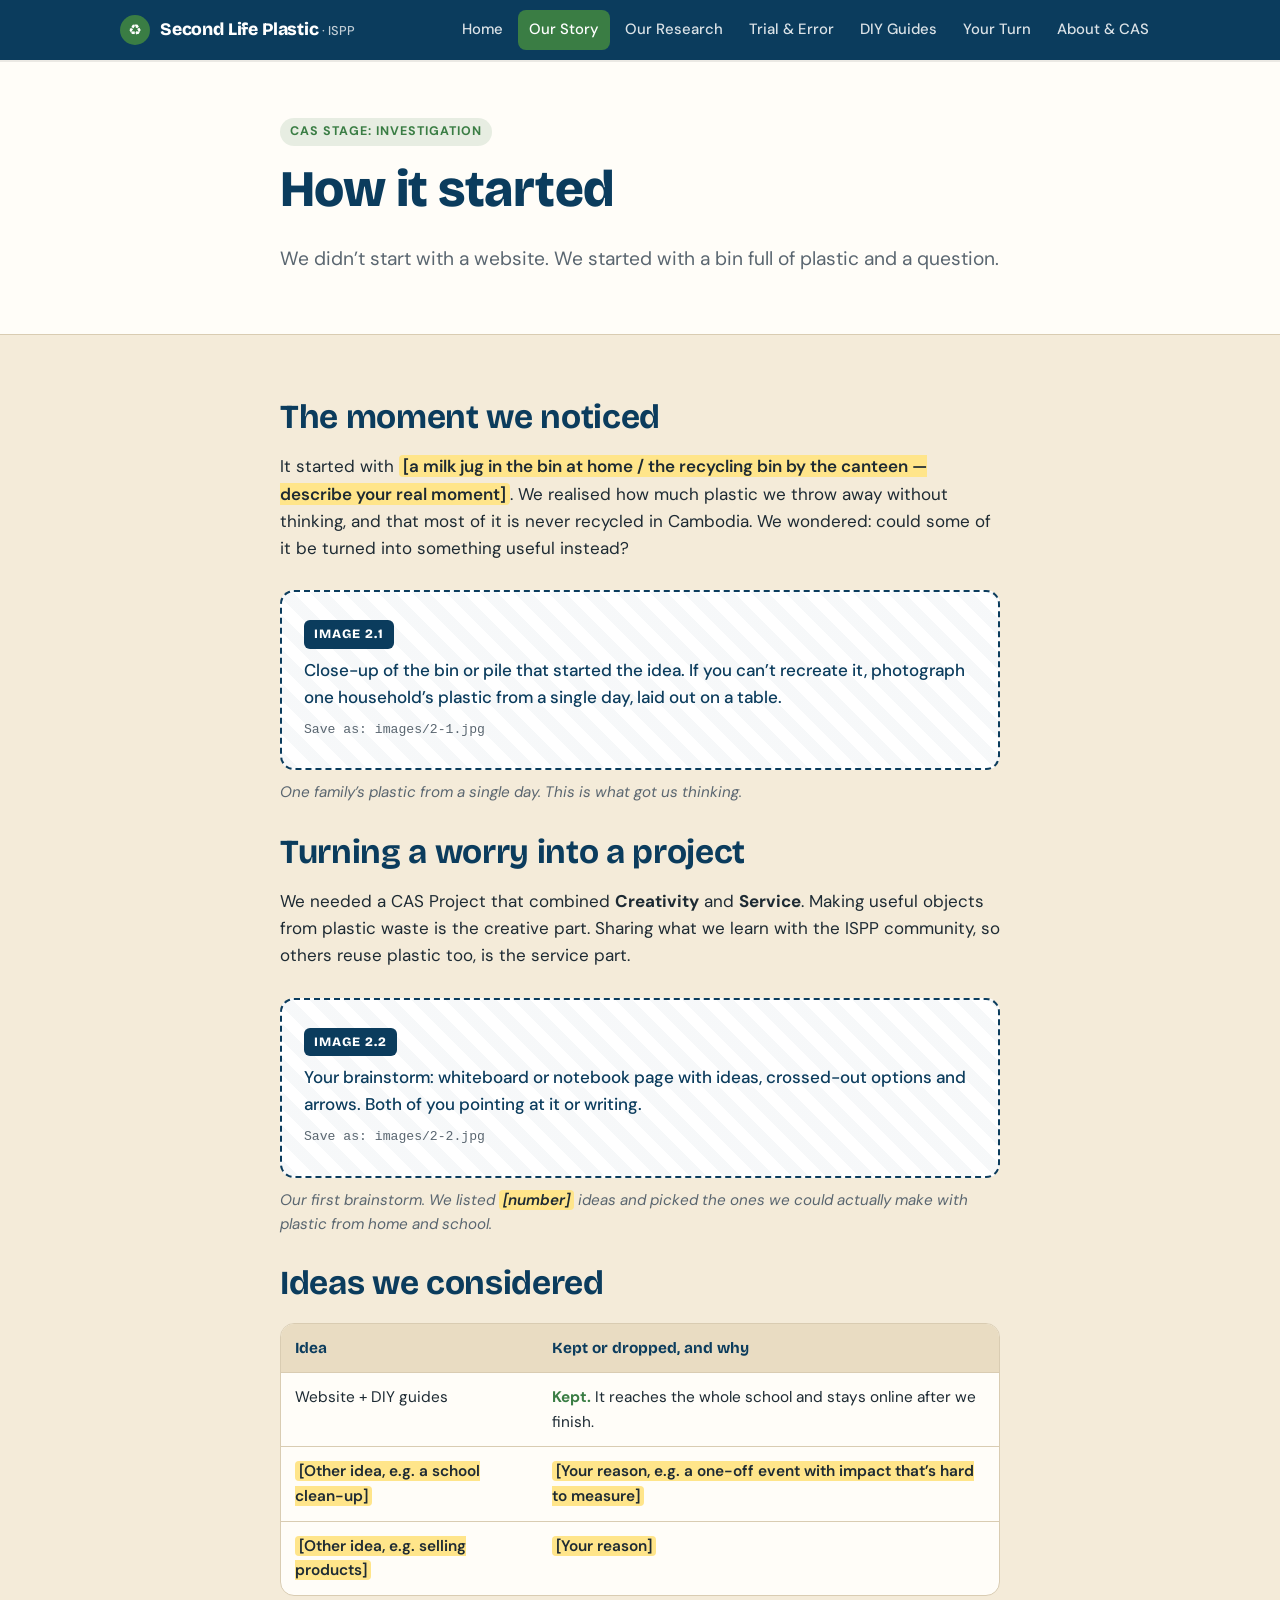
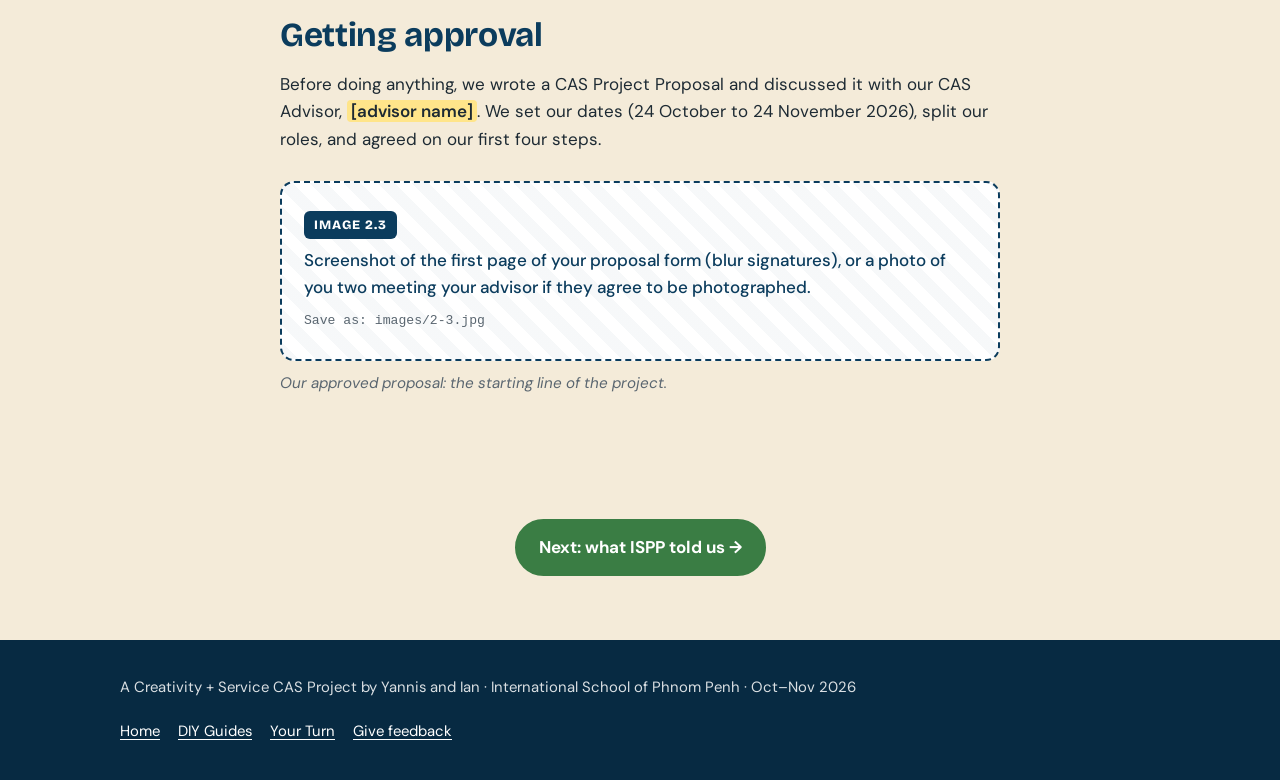
<file: story.html>
<!DOCTYPE html>
<html lang="en">
<head>
<meta charset="utf-8">
<meta name="viewport" content="width=device-width, initial-scale=1">
<title>Our Story · Second Life Plastic</title>
<meta name="description" content="How two ISPP students came up with a CAS Project on reusing plastic waste.">
<meta property="og:title" content="Our Story · Second Life Plastic">
<meta property="og:description" content="How two ISPP students came up with a CAS Project on reusing plastic waste.">
<meta name="theme-color" content="#0B3C5D">
<link rel="icon" href="data:image/svg+xml,<svg xmlns='http://www.w3.org/2000/svg' viewBox='0 0 100 100'><circle cx='50' cy='50' r='50' fill='%233A7D44'/><text x='50' y='68' font-size='56' text-anchor='middle' fill='white'>♻</text></svg>">
<link rel="preconnect" href="https://fonts.googleapis.com">
<link rel="preconnect" href="https://fonts.gstatic.com" crossorigin>
<link href="https://fonts.googleapis.com/css2?family=Bricolage+Grotesque:opsz,wght@12..96,700;12..96,800&family=DM+Sans:opsz,wght@9..40,400;9..40,500;9..40,700&display=swap" rel="stylesheet">
<link rel="stylesheet" href="css/style.css?v=de9706a9">
</head>
<body>
<header class="site-header">
  <div class="wrap">
    <a class="brand" href="index.html"><span class="brand-mark" aria-hidden="true">♻</span><span>Second Life Plastic <small>· ISPP</small></span></a>
    <button class="nav-toggle" aria-expanded="false" aria-controls="site-nav">Menu</button>
    <nav class="site-nav" id="site-nav" aria-label="Main"><ul><li><a href="index.html">Home</a></li><li><a href="story.html" aria-current="page">Our Story</a></li><li><a href="research.html">Our Research</a></li><li><a href="trial-and-error.html">Trial &amp; Error</a></li><li><a href="guides.html">DIY Guides</a></li><li><a href="your-turn.html">Your Turn</a></li><li><a href="about.html">About &amp; CAS</a></li></ul></nav>
  </div>
</header>
<main>
<section class="page-hero"><div class="wrap narrow"><span class="eyebrow">CAS stage: Investigation</span><h1>How it started</h1><p class="lead">We didn’t start with a website. We started with a bin full of plastic and a question.</p></div></section>
<section class="section">
  <div class="wrap narrow">
    <h2>The moment we noticed</h2>
    <p>It started with <mark class="todo">[a milk jug in the bin at home / the recycling bin by the canteen — describe your real moment]</mark>. We realised how much plastic we throw away without thinking, and that most of it is never recycled in Cambodia. We wondered: could some of it be turned into something useful instead?</p>
    <figure class="shot" data-src="images/2-1.jpg"><div class="ph"><span class="ph-id">IMAGE 2.1</span><p class="ph-what">Close-up of the bin or pile that started the idea. If you can’t recreate it, photograph one household’s plastic from a single day, laid out on a table.</p><p class="ph-file">Save as: images/2-1.jpg</p></div><figcaption>One family’s plastic from a single day. This is what got us thinking.</figcaption></figure>

    <h2>Turning a worry into a project</h2>
    <p>We needed a CAS Project that combined <strong>Creativity</strong> and <strong>Service</strong>. Making useful objects from plastic waste is the creative part. Sharing what we learn with the ISPP community, so others reuse plastic too, is the service part.</p>
    <figure class="shot" data-src="images/2-2.jpg"><div class="ph"><span class="ph-id">IMAGE 2.2</span><p class="ph-what">Your brainstorm: whiteboard or notebook page with ideas, crossed-out options and arrows. Both of you pointing at it or writing.</p><p class="ph-file">Save as: images/2-2.jpg</p></div><figcaption>Our first brainstorm. We listed <mark class="todo">[number]</mark> ideas and picked the ones we could actually make with plastic from home and school.</figcaption></figure>

    <h2>Ideas we considered</h2>
    <div class="table-wrap"><table>
      <thead><tr><th>Idea</th><th>Kept or dropped, and why</th></tr></thead>
      <tbody>
        <tr><td>Website + DIY guides</td><td><span class="yes">Kept.</span> It reaches the whole school and stays online after we finish.</td></tr>
        <tr><td><mark class="todo">[Other idea, e.g. a school clean-up]</mark></td><td><mark class="todo">[Your reason, e.g. a one-off event with impact that’s hard to measure]</mark></td></tr>
        <tr><td><mark class="todo">[Other idea, e.g. selling products]</mark></td><td><mark class="todo">[Your reason]</mark></td></tr>
      </tbody>
    </table></div>

    <h2>Getting approval</h2>
    <p>Before doing anything, we wrote a CAS Project Proposal and discussed it with our CAS Advisor, <mark class="todo">[advisor name]</mark>. We set our dates (24 October to 24 November 2026), split our roles, and agreed on our first four steps.</p>
    <figure class="shot" data-src="images/2-3.jpg"><div class="ph"><span class="ph-id">IMAGE 2.3</span><p class="ph-what">Screenshot of the first page of your proposal form (blur signatures), or a photo of you two meeting your advisor if they agree to be photographed.</p><p class="ph-file">Save as: images/2-3.jpg</p></div><figcaption>Our approved proposal: the starting line of the project.</figcaption></figure>
  </div>
</section>
<div class="next"><a class="btn" href="research.html">Next: what ISPP told us →</a></div>

</main>
<footer class="site-footer">
  <div class="wrap footer-grid">
    <p>A Creativity + Service CAS Project by Yannis and Ian · International School of Phnom Penh · Oct–Nov 2026</p>
    <ul class="footer-links">
      <li><a href="index.html">Home</a></li>
      <li><a href="guides.html">DIY Guides</a></li>
      <li><a href="your-turn.html">Your Turn</a></li>
      <li><a href="your-turn.html#feedback" data-form-link="feedback">Give feedback</a></li>
    </ul>
  </div>
</footer>
<script src="js/main.js?v=2a81c4ac"></script>
</body>
</html>
</file>
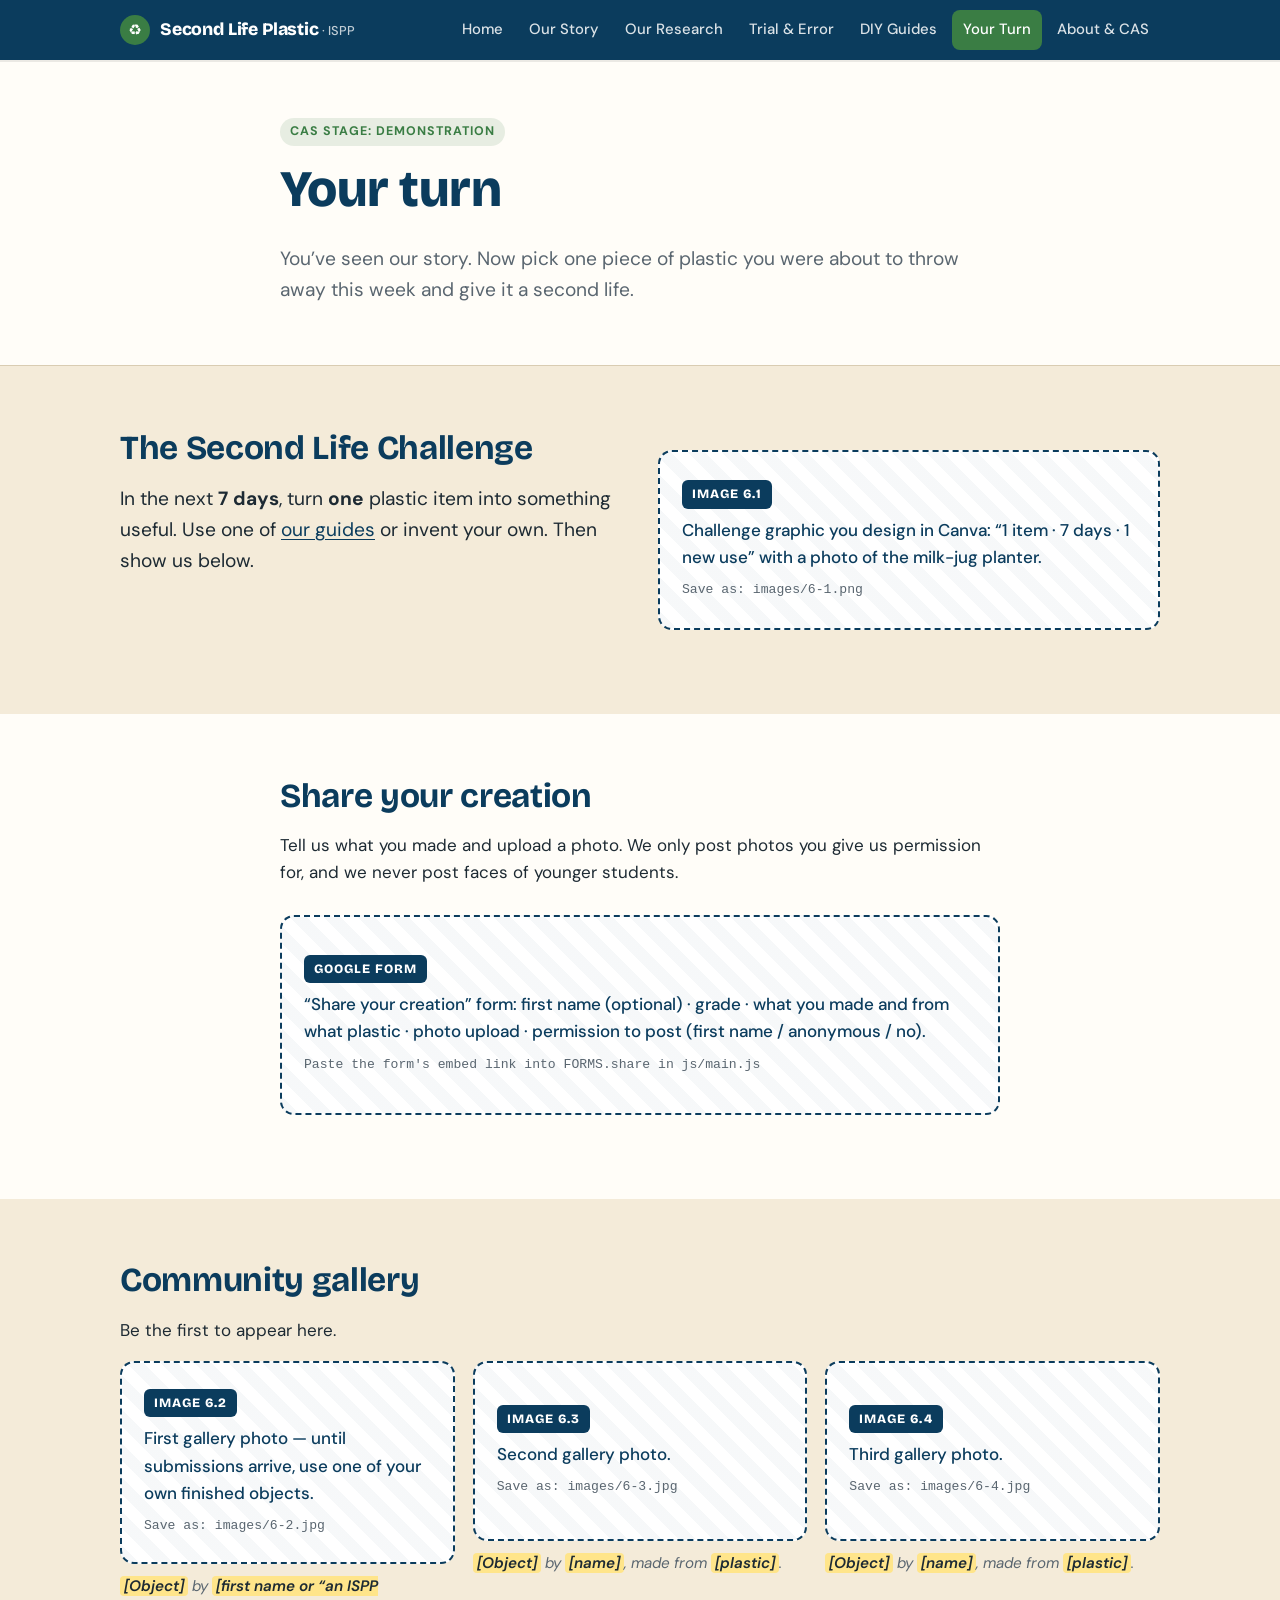
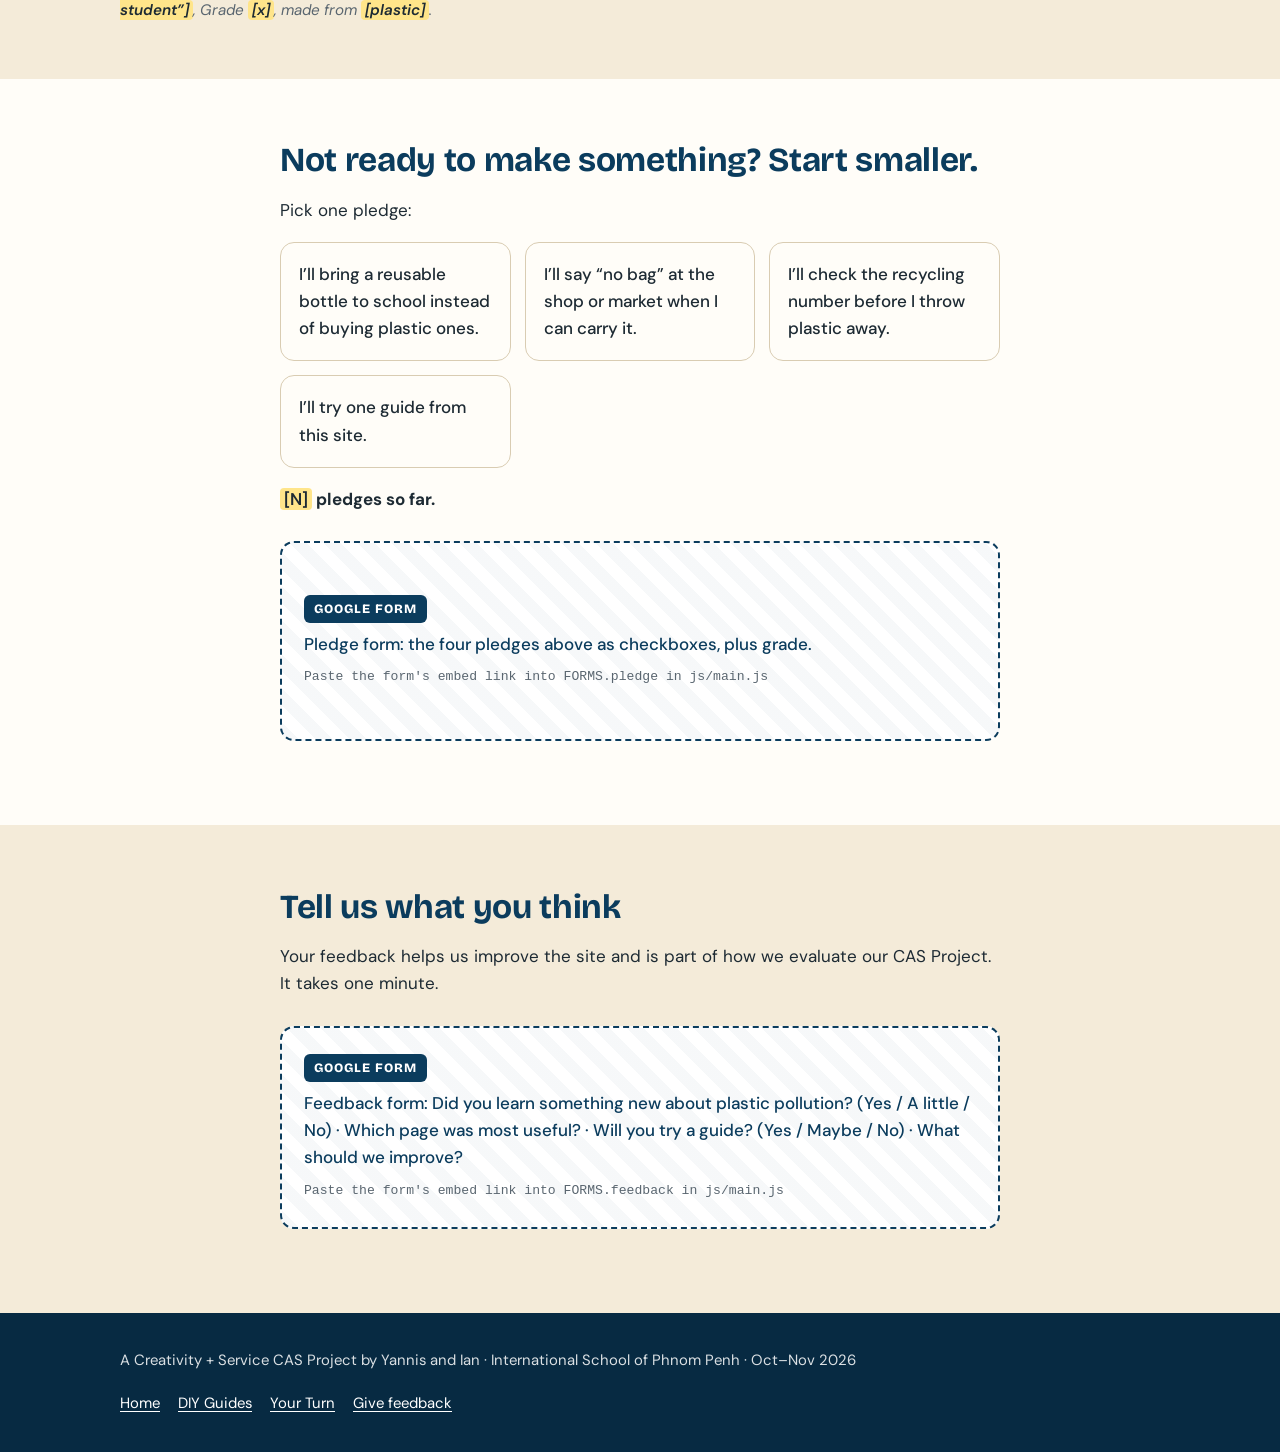
<file: your-turn.html>
<!DOCTYPE html>
<html lang="en">
<head>
<meta charset="utf-8">
<meta name="viewport" content="width=device-width, initial-scale=1">
<title>Your Turn · Second Life Plastic</title>
<meta name="description" content="Take the Second Life Challenge, share what you made, make a pledge, and tell us what you think.">
<meta property="og:title" content="Your Turn · Second Life Plastic">
<meta property="og:description" content="Take the Second Life Challenge, share what you made, make a pledge, and tell us what you think.">
<meta name="theme-color" content="#0B3C5D">
<link rel="icon" href="data:image/svg+xml,<svg xmlns='http://www.w3.org/2000/svg' viewBox='0 0 100 100'><circle cx='50' cy='50' r='50' fill='%233A7D44'/><text x='50' y='68' font-size='56' text-anchor='middle' fill='white'>♻</text></svg>">
<link rel="preconnect" href="https://fonts.googleapis.com">
<link rel="preconnect" href="https://fonts.gstatic.com" crossorigin>
<link href="https://fonts.googleapis.com/css2?family=Bricolage+Grotesque:opsz,wght@12..96,700;12..96,800&family=DM+Sans:opsz,wght@9..40,400;9..40,500;9..40,700&display=swap" rel="stylesheet">
<link rel="stylesheet" href="css/style.css?v=de9706a9">
</head>
<body>
<header class="site-header">
  <div class="wrap">
    <a class="brand" href="index.html"><span class="brand-mark" aria-hidden="true">♻</span><span>Second Life Plastic <small>· ISPP</small></span></a>
    <button class="nav-toggle" aria-expanded="false" aria-controls="site-nav">Menu</button>
    <nav class="site-nav" id="site-nav" aria-label="Main"><ul><li><a href="index.html">Home</a></li><li><a href="story.html">Our Story</a></li><li><a href="research.html">Our Research</a></li><li><a href="trial-and-error.html">Trial &amp; Error</a></li><li><a href="guides.html">DIY Guides</a></li><li><a href="your-turn.html" aria-current="page">Your Turn</a></li><li><a href="about.html">About &amp; CAS</a></li></ul></nav>
  </div>
</header>
<main>
<section class="page-hero"><div class="wrap narrow"><span class="eyebrow">CAS stage: Demonstration</span><h1>Your turn</h1><p class="lead">You’ve seen our story. Now pick one piece of plastic you were about to throw away this week and give it a second life.</p></div></section>
<section class="section">
  <div class="wrap">
    <div class="two-col">
      <div>
        <h2>The Second Life Challenge</h2>
        <p class="lead" style="color:var(--ink)">In the next <strong>7 days</strong>, turn <strong>one</strong> plastic item into something useful. Use one of <a href="guides.html">our guides</a> or invent your own. Then show us below.</p>
      </div>
      <figure class="shot" data-src="images/6-1.png"><div class="ph"><span class="ph-id">IMAGE 6.1</span><p class="ph-what">Challenge graphic you design in Canva: “1 item · 7 days · 1 new use” with a photo of the milk-jug planter.</p><p class="ph-file">Save as: images/6-1.png</p></div></figure>
    </div>
  </div>
</section>

<section class="section paper" id="share">
  <div class="wrap narrow">
    <h2>Share your creation</h2>
    <p>Tell us what you made and upload a photo. We only post photos you give us permission for, and we never post faces of younger students.</p>
    <div class="form-slot" data-form="share" data-title="Share your creation"><div class="shot"><div class="ph"><span class="ph-id">GOOGLE FORM</span><p class="ph-what">“Share your creation” form: first name (optional) · grade · what you made and from what plastic · photo upload · permission to post (first name / anonymous / no).</p><p class="ph-file">Paste the form's embed link into FORMS.share in js/main.js</p></div></div></div>
  </div>
</section>

<section class="section" id="gallery">
  <div class="wrap">
    <h2>Community gallery</h2>
    <p>Be the first to appear here.</p>
    <div class="shot-grid">
      <figure class="shot" data-src="images/6-2.jpg"><div class="ph"><span class="ph-id">IMAGE 6.2</span><p class="ph-what">First gallery photo — until submissions arrive, use one of your own finished objects.</p><p class="ph-file">Save as: images/6-2.jpg</p></div><figcaption><mark class="todo">[Object]</mark> by <mark class="todo">[first name or “an ISPP student”]</mark>, Grade <mark class="todo">[x]</mark>, made from <mark class="todo">[plastic]</mark>.</figcaption></figure>
      <figure class="shot" data-src="images/6-3.jpg"><div class="ph"><span class="ph-id">IMAGE 6.3</span><p class="ph-what">Second gallery photo.</p><p class="ph-file">Save as: images/6-3.jpg</p></div><figcaption><mark class="todo">[Object]</mark> by <mark class="todo">[name]</mark>, made from <mark class="todo">[plastic]</mark>.</figcaption></figure>
      <figure class="shot" data-src="images/6-4.jpg"><div class="ph"><span class="ph-id">IMAGE 6.4</span><p class="ph-what">Third gallery photo.</p><p class="ph-file">Save as: images/6-4.jpg</p></div><figcaption><mark class="todo">[Object]</mark> by <mark class="todo">[name]</mark>, made from <mark class="todo">[plastic]</mark>.</figcaption></figure>
    </div>
  </div>
</section>

<section class="section paper" id="pledge">
  <div class="wrap narrow">
    <h2>Not ready to make something? Start smaller.</h2>
    <p>Pick one pledge:</p>
    <ul class="pledges">
      <li>I’ll bring a reusable bottle to school instead of buying plastic ones.</li>
      <li>I’ll say “no bag” at the shop or market when I can carry it.</li>
      <li>I’ll check the recycling number before I throw plastic away.</li>
      <li>I’ll try one guide from this site.</li>
    </ul>
    <p><strong><mark class="todo">[N]</mark> pledges so far.</strong></p>
    <div class="form-slot" data-form="pledge" data-title="Pledge"><div class="shot"><div class="ph"><span class="ph-id">GOOGLE FORM</span><p class="ph-what">Pledge form: the four pledges above as checkboxes, plus grade.</p><p class="ph-file">Paste the form's embed link into FORMS.pledge in js/main.js</p></div></div></div>
  </div>
</section>

<section class="section" id="feedback">
  <div class="wrap narrow">
    <h2>Tell us what you think</h2>
    <p>Your feedback helps us improve the site and is part of how we evaluate our CAS Project. It takes one minute.</p>
    <div class="form-slot" data-form="feedback" data-title="Feedback"><div class="shot"><div class="ph"><span class="ph-id">GOOGLE FORM</span><p class="ph-what">Feedback form: Did you learn something new about plastic pollution? (Yes / A little / No) · Which page was most useful? · Will you try a guide? (Yes / Maybe / No) · What should we improve?</p><p class="ph-file">Paste the form's embed link into FORMS.feedback in js/main.js</p></div></div></div>
  </div>
</section>

</main>
<footer class="site-footer">
  <div class="wrap footer-grid">
    <p>A Creativity + Service CAS Project by Yannis and Ian · International School of Phnom Penh · Oct–Nov 2026</p>
    <ul class="footer-links">
      <li><a href="index.html">Home</a></li>
      <li><a href="guides.html">DIY Guides</a></li>
      <li><a href="your-turn.html">Your Turn</a></li>
      <li><a href="your-turn.html#feedback" data-form-link="feedback">Give feedback</a></li>
    </ul>
  </div>
</footer>
<script src="js/main.js?v=2a81c4ac"></script>
</body>
</html>
</file>
<file: css/style.css>
/* Second Life Plastic — ISPP CAS Project
   Colours: ocean #0B3C5D · recycled green #3A7D44 · sand #F4EBD9 */

:root {
  --ocean: #0b3c5d;
  --ocean-deep: #072a42;
  --green: #3a7d44;
  --green-dark: #2c6235;
  --sand: #f4ebd9;
  --sand-deep: #e9dcc2;
  --paper: #fffdf8;
  --ink: #1d2a33;
  --muted: #5a6670;
  --line: #d9ccb2;
  --todo: #ffe58a;
  --radius: 14px;
  --max: 1080px;
  --font-body: "DM Sans", system-ui, -apple-system, "Segoe UI", Roboto, sans-serif;
  --font-head: "Bricolage Grotesque", "DM Sans", system-ui, sans-serif;
}

*, *::before, *::after { box-sizing: border-box; }

html { scroll-behavior: smooth; }

body {
  margin: 0;
  font-family: var(--font-body);
  font-size: 17px;
  line-height: 1.6;
  color: var(--ink);
  background: var(--sand);
}

img { max-width: 100%; display: block; }

a { color: var(--ocean); text-underline-offset: 3px; }
a:hover { color: var(--green); }

h1, h2, h3 {
  font-family: var(--font-head);
  color: var(--ocean);
  line-height: 1.15;
  letter-spacing: -0.01em;
  margin: 0 0 0.5em;
}
h1 { font-size: clamp(2rem, 5vw, 3.2rem); font-weight: 800; }
h2 { font-size: clamp(1.5rem, 3.4vw, 2.1rem); font-weight: 700; margin-top: 0.2em; }
h3 { font-size: 1.25rem; font-weight: 700; }

p { margin: 0 0 1em; }

.wrap { max-width: var(--max); margin: 0 auto; padding: 0 20px; }

/* ---------- Header / nav ---------- */
.site-header {
  position: sticky;
  top: 0;
  z-index: 20;
  background: var(--ocean);
  color: #fff;
  box-shadow: 0 2px 0 rgba(0,0,0,0.08);
}
.site-header .wrap {
  display: flex;
  align-items: center;
  justify-content: space-between;
  min-height: 60px;
  gap: 16px;
}
.brand {
  display: flex;
  align-items: center;
  gap: 10px;
  color: #fff;
  text-decoration: none;
  font-family: var(--font-head);
  font-weight: 800;
  font-size: 1.1rem;
  letter-spacing: -0.01em;
}
.brand:hover { color: #fff; }
.brand-mark {
  width: 30px; height: 30px;
  border-radius: 50%;
  background: var(--green);
  display: grid; place-items: center;
  font-size: 0.95rem;
}
.brand small { font-weight: 500; opacity: 0.75; font-family: var(--font-body); font-size: 0.8rem; }

.nav-toggle {
  display: none;
  background: transparent;
  border: 1.5px solid rgba(255,255,255,0.5);
  color: #fff;
  border-radius: 8px;
  padding: 6px 12px;
  font: inherit;
  font-size: 0.95rem;
  cursor: pointer;
}
.site-nav ul {
  list-style: none;
  display: flex;
  gap: 4px;
  margin: 0;
  padding: 0;
}
.site-nav a {
  display: block;
  color: #fff;
  text-decoration: none;
  padding: 8px 11px;
  border-radius: 8px;
  font-size: 0.93rem;
  font-weight: 500;
  opacity: 0.85;
}
.site-nav a:hover { opacity: 1; background: rgba(255,255,255,0.1); }
.site-nav a[aria-current="page"] { opacity: 1; background: var(--green); }

@media (max-width: 900px) {
  .nav-toggle { display: block; }
  .site-nav {
    display: none;
    position: absolute;
    top: 60px; left: 0; right: 0;
    background: var(--ocean-deep);
    padding: 8px 20px 16px;
  }
  .site-nav.open { display: block; }
  .site-nav ul { flex-direction: column; }
  .site-nav a { padding: 12px; font-size: 1rem; }
}

/* ---------- Sections ---------- */
main { display: block; }
.section { padding: 56px 0; }
.section.paper { background: var(--paper); }
.section.ocean { background: var(--ocean); color: #fff; }
.section.ocean h2, .section.ocean h3 { color: #fff; }
.section.green { background: var(--green); color: #fff; }
.section.green h2 { color: #fff; }

.page-hero { padding: 56px 0 40px; background: var(--paper); border-bottom: 1px solid var(--line); }
.eyebrow {
  display: inline-block;
  font-size: 0.78rem;
  font-weight: 700;
  letter-spacing: 0.08em;
  text-transform: uppercase;
  color: var(--green);
  background: rgba(58,125,68,0.12);
  padding: 4px 10px;
  border-radius: 999px;
  margin-bottom: 14px;
}
.lead { font-size: 1.2rem; color: var(--muted); max-width: 62ch; }
.narrow { max-width: 760px; }

/* ---------- Home hero ---------- */
.hero { background: var(--paper); padding: 48px 0 56px; }
.hero-grid { display: grid; grid-template-columns: 1.05fr 1fr; gap: 40px; align-items: center; }
.hero h1 { font-size: clamp(2.4rem, 6vw, 4rem); }
.hero h1 em { font-style: normal; color: var(--green); }
@media (max-width: 820px) { .hero-grid { grid-template-columns: 1fr; } }

.btn-row { display: flex; flex-wrap: wrap; gap: 12px; margin-top: 22px; }
.btn {
  display: inline-block;
  padding: 13px 22px;
  border-radius: 999px;
  font-weight: 700;
  text-decoration: none;
  background: var(--green);
  color: #fff;
  border: 2px solid var(--green);
  transition: background 0.15s, transform 0.15s;
}
.btn:hover { background: var(--green-dark); border-color: var(--green-dark); color: #fff; transform: translateY(-1px); }
.btn.ghost { background: transparent; color: var(--ocean); border-color: var(--ocean); }
.btn.ghost:hover { background: var(--ocean); color: #fff; }
.btn.light { background: #fff; color: var(--green-dark); border-color: #fff; }
.btn.light:hover { background: var(--sand); }

/* ---------- Stats ---------- */
.stats { display: grid; grid-template-columns: repeat(3, 1fr); gap: 18px; }
.stat {
  background: rgba(255,255,255,0.08);
  border: 1px solid rgba(255,255,255,0.2);
  border-radius: var(--radius);
  padding: 24px;
}
.stat .num { font-family: var(--font-head); font-size: clamp(2rem, 5vw, 2.8rem); font-weight: 800; line-height: 1; }
.stat p { margin: 10px 0 0; opacity: 0.9; }
.stat a { color: #fff; }
@media (max-width: 760px) { .stats { grid-template-columns: 1fr; } }

/* ---------- Cards ---------- */
.cards { display: grid; grid-template-columns: repeat(auto-fit, minmax(220px, 1fr)); gap: 18px; }
.card {
  background: var(--paper);
  border: 1px solid var(--line);
  border-radius: var(--radius);
  padding: 22px;
  text-decoration: none;
  color: var(--ink);
  display: flex;
  flex-direction: column;
  transition: transform 0.15s, box-shadow 0.15s;
}
a.card:hover { transform: translateY(-3px); box-shadow: 0 10px 24px rgba(11,60,93,0.12); color: var(--ink); }
.card .card-num { font-family: var(--font-head); font-weight: 800; color: var(--green); font-size: 0.9rem; letter-spacing: 0.06em; }
.card h3 { margin: 6px 0 8px; }
.card p { color: var(--muted); margin: 0; font-size: 0.97rem; }
.card .go { margin-top: auto; padding-top: 14px; font-weight: 700; color: var(--green); }

/* ---------- Image placeholders ---------- */
.shot { margin: 28px 0; }
.shot .ph {
  border: 2.5px dashed var(--ocean);
  border-radius: var(--radius);
  background:
    repeating-linear-gradient(45deg, rgba(11,60,93,0.035) 0 12px, transparent 12px 24px),
    #fff;
  padding: 26px 22px;
  min-height: 180px;
  display: flex;
  flex-direction: column;
  justify-content: center;
  gap: 8px;
}
.shot.wide .ph { min-height: 280px; }
.shot .ph-id {
  align-self: flex-start;
  font-family: var(--font-head);
  font-weight: 800;
  font-size: 0.8rem;
  letter-spacing: 0.08em;
  color: #fff;
  background: var(--ocean);
  padding: 4px 10px;
  border-radius: 6px;
}
.shot .ph-what { margin: 0; color: var(--ocean); font-weight: 500; }
.shot .ph-file { margin: 0; font-size: 0.82rem; color: var(--muted); font-family: ui-monospace, Menlo, Consolas, monospace; }
.shot img, .shot video { width: 100%; height: auto; border-radius: var(--radius); object-fit: cover; background: #fff; }
.shot figcaption { margin-top: 10px; font-style: italic; color: var(--muted); font-size: 0.95rem; }
.shot-grid { display: grid; grid-template-columns: repeat(auto-fit, minmax(240px, 1fr)); gap: 18px; }
.shot-grid .shot { margin: 0; }

/* Things the team still has to fill in */
mark.todo {
  background: var(--todo);
  color: var(--ink);
  padding: 0 4px;
  border-radius: 4px;
  font-weight: 600;
}

/* ---------- Quote / callout ---------- */
.callout {
  background: var(--paper);
  border-left: 5px solid var(--green);
  border-radius: 0 var(--radius) var(--radius) 0;
  padding: 18px 22px;
  margin: 24px 0;
}
.callout.warn { border-left-color: #c0392b; }
.callout p:last-child { margin-bottom: 0; }

/* ---------- Tables ---------- */
.table-wrap { overflow-x: auto; margin: 20px 0; border-radius: var(--radius); border: 1px solid var(--line); background: var(--paper); }
table { border-collapse: collapse; width: 100%; font-size: 0.96rem; }
th, td { text-align: left; padding: 12px 14px; border-bottom: 1px solid var(--line); vertical-align: top; }
th { background: var(--sand-deep); color: var(--ocean); font-family: var(--font-head); font-weight: 700; }
tr:last-child td { border-bottom: 0; }
td .yes { color: var(--green); font-weight: 700; }
td .no { color: #b03a2e; font-weight: 700; }

/* ---------- Attempt cards ---------- */
.attempt {
  background: var(--paper);
  border: 1px solid var(--line);
  border-radius: var(--radius);
  padding: 26px;
  margin: 28px 0;
}
.attempt-head { display: flex; flex-wrap: wrap; align-items: baseline; justify-content: space-between; gap: 8px; margin-bottom: 14px; }
.attempt-head h3 { margin: 0; }
.attempt-head .date { color: var(--muted); font-size: 0.9rem; }
.facts { display: grid; grid-template-columns: max-content 1fr; gap: 6px 16px; margin: 0 0 8px; }
.facts dt { font-weight: 700; color: var(--ocean); }
.facts dd { margin: 0; }
@media (max-width: 560px) { .facts { grid-template-columns: 1fr; } .facts dd { margin-bottom: 8px; } }
.badge {
  display: inline-block;
  font-size: 0.78rem;
  font-weight: 700;
  padding: 3px 10px;
  border-radius: 999px;
  letter-spacing: 0.03em;
}
.badge.fail { background: #fbe3df; color: #9e2f22; }
.badge.fix { background: #dcefdf; color: var(--green-dark); }
.badge.mid { background: #fdf0c9; color: #7a5a00; }

/* ---------- Guide steps ---------- */
.guide-meta { display: flex; flex-wrap: wrap; gap: 10px; margin: 6px 0 20px; }
.guide-meta span { background: var(--paper); border: 1px solid var(--line); padding: 6px 12px; border-radius: 999px; font-size: 0.9rem; font-weight: 500; }
.steps { list-style: none; counter-reset: step; padding: 0; margin: 0; }
.steps > li {
  counter-increment: step;
  display: grid;
  grid-template-columns: 1fr 1fr;
  gap: 24px;
  align-items: center;
  padding: 26px 0;
  border-bottom: 1px solid var(--line);
}
.steps > li:last-child { border-bottom: 0; }
.steps h3 { display: flex; align-items: center; gap: 12px; }
.steps h3::before {
  content: counter(step);
  flex: none;
  width: 36px; height: 36px;
  border-radius: 50%;
  background: var(--green);
  color: #fff;
  display: grid; place-items: center;
  font-size: 1rem;
}
.steps .shot { margin: 0; }
@media (max-width: 720px) { .steps > li { grid-template-columns: 1fr; } }

.checklist { padding-left: 0; list-style: none; }
.checklist li { padding-left: 30px; position: relative; margin-bottom: 8px; }
.checklist li::before { content: "✓"; position: absolute; left: 0; top: 0; color: var(--green); font-weight: 800; }

/* ---------- Pledge list ---------- */
.pledges { display: grid; grid-template-columns: repeat(auto-fit, minmax(230px, 1fr)); gap: 14px; margin: 18px 0; padding: 0; list-style: none; }
.pledges li { background: var(--paper); border: 1px solid var(--line); border-radius: var(--radius); padding: 18px; font-weight: 500; }

/* ---------- Form slots ---------- */
.form-slot iframe { width: 100%; min-height: 720px; border: 0; border-radius: var(--radius); background: #fff; }
.form-slot .ph { min-height: 200px; }

/* ---------- Stage table on about ---------- */
.stage-pill { display: inline-block; background: var(--ocean); color: #fff; font-weight: 700; padding: 3px 10px; border-radius: 6px; font-size: 0.85rem; }

/* ---------- Next button ---------- */
.next { padding: 40px 0 64px; text-align: center; }

/* ---------- Footer ---------- */
.site-footer { background: var(--ocean-deep); color: rgba(255,255,255,0.85); padding: 36px 0; font-size: 0.93rem; }
.site-footer a { color: #fff; }
.footer-grid { display: flex; flex-wrap: wrap; justify-content: space-between; gap: 20px; }
.footer-links { display: flex; flex-wrap: wrap; gap: 6px 18px; list-style: none; margin: 0; padding: 0; }
.site-footer p { margin: 0; }

/* ---------- Two column ---------- */
.two-col { display: grid; grid-template-columns: 1fr 1fr; gap: 36px; align-items: start; }
@media (max-width: 820px) { .two-col { grid-template-columns: 1fr; } }

.sources li { margin-bottom: 10px; }
.small { font-size: 0.88rem; color: var(--muted); }

/* =========================================================
   Research page: explainer diagrams
   ========================================================= */
.jump { background: var(--paper); border-bottom: 1px solid var(--line); position: sticky; top: 60px; z-index: 10; }
.jump ul { list-style: none; display: flex; gap: 6px; overflow-x: auto; margin: 0; padding: 10px 0; scrollbar-width: none; }
.jump a { display: block; white-space: nowrap; padding: 6px 12px; border-radius: 999px; font-size: 0.88rem; font-weight: 500; text-decoration: none; background: var(--sand); color: var(--ocean); }
.jump a:hover { background: var(--ocean); color: #fff; }
@media (max-width: 900px) { .jump { top: 60px; } }

.part-label { font-family: var(--font-head); font-weight: 800; color: var(--green); letter-spacing: 0.06em; text-transform: uppercase; font-size: 0.85rem; margin-bottom: 6px; display: block; }
.keypoint { font-size: 1.18rem; font-weight: 500; color: var(--ink); border-left: 5px solid var(--green); padding: 4px 0 4px 16px; margin: 0 0 22px; }

.figure { background: var(--paper); border: 1px solid var(--line); border-radius: var(--radius); padding: 22px; margin: 22px 0; }
.section.paper .figure { background: #fff; }
.figure-title { font-family: var(--font-head); font-weight: 700; color: var(--ocean); font-size: 1.08rem; margin: 0 0 4px; }
.figure-sub { color: var(--muted); font-size: 0.9rem; margin: 0 0 18px; }
.figure-source { color: var(--muted); font-size: 0.82rem; margin: 16px 0 0; }

/* big numbers */
.bignums { display: grid; grid-template-columns: repeat(auto-fit, minmax(180px, 1fr)); gap: 14px; margin: 18px 0; }
.bignum { background: var(--ocean); color: #fff; border-radius: var(--radius); padding: 18px 20px; }
.bignum b { display: block; font-family: var(--font-head); font-size: 2rem; font-weight: 800; line-height: 1.05; }
.bignum span { display: block; margin-top: 6px; font-size: 0.93rem; opacity: 0.92; }
.bignum.green { background: var(--green); }

/* 100% stacked bar */
.stack { display: flex; height: 54px; border-radius: 10px; overflow: hidden; }
.stack > div { display: flex; align-items: center; justify-content: center; color: #fff; font-weight: 700; font-size: 0.95rem; min-width: 0; }
.legend { display: grid; grid-template-columns: repeat(auto-fit, minmax(190px, 1fr)); gap: 8px 18px; margin-top: 14px; padding: 0; list-style: none; font-size: 0.93rem; }
.legend li { display: flex; align-items: flex-start; gap: 8px; }
.legend i { flex: none; width: 14px; height: 14px; border-radius: 3px; margin-top: 4px; }
.c-landfill { background: #6b7a86; }
.c-burn { background: #b5543c; }
.c-leak { background: #d08c2c; }
.c-recycle { background: var(--green); }

/* horizontal bars */
.hbars { display: grid; gap: 14px; }
.hbar-label { display: flex; justify-content: space-between; gap: 12px; font-size: 0.95rem; margin-bottom: 5px; }
.hbar-label b { color: var(--ocean); white-space: nowrap; }
.hbar-track { background: var(--sand-deep); border-radius: 8px; height: 22px; overflow: hidden; }
.hbar-fill { height: 100%; border-radius: 8px; background: var(--ocean); min-width: 6px; }
.hbar-fill.burn { background: #b5543c; }
.hbar-fill.leak { background: #d08c2c; }
.hbar-fill.good { background: var(--green); }
.hbar-fill.grey { background: #6b7a86; }
.hbar-fill.light { background: #8fb3c9; }

/* journey */
.journey { list-style: none; margin: 8px 0 0; padding: 0; display: grid; grid-template-columns: repeat(6, 1fr); gap: 14px; counter-reset: j; }
.journey > li { position: relative; background: #fff; border: 1px solid var(--line); border-radius: var(--radius); padding: 16px 14px 14px; counter-increment: j; }
.journey > li::before { content: counter(j); position: absolute; top: -12px; left: 12px; width: 26px; height: 26px; border-radius: 50%; background: var(--ocean); color: #fff; font-weight: 800; font-size: 0.85rem; display: grid; place-items: center; }
.journey > li:not(:last-child)::after { content: "→"; position: absolute; right: -14px; top: 50%; transform: translateY(-50%); color: var(--green); font-weight: 800; font-size: 1.2rem; z-index: 1; }
.journey .j-icon { font-size: 1.6rem; line-height: 1; margin: 6px 0 8px; }
.journey h4 { margin: 0 0 4px; font-family: var(--font-head); color: var(--ocean); font-size: 1rem; }
.journey p { margin: 0; font-size: 0.88rem; color: var(--muted); line-height: 1.45; }
.journey .j-fact { margin-top: 10px; font-size: 0.82rem; font-weight: 700; color: #9e4a2f; background: #fbebe4; border-radius: 8px; padding: 6px 8px; line-height: 1.35; }
.journey > li.sea { background: var(--ocean); border-color: var(--ocean); }
.journey > li.sea h4, .journey > li.sea p { color: #fff; }
.journey > li.sea::before { background: var(--green); }
@media (max-width: 980px) {
  .journey { grid-template-columns: 1fr; gap: 22px; }
  .journey > li:not(:last-child)::after { content: "↓"; right: auto; left: 50%; top: auto; bottom: -21px; transform: translateX(-50%); }
  .journey > li { display: grid; grid-template-columns: 44px 1fr; column-gap: 10px; }
  .journey .j-icon { grid-row: span 3; margin: 2px 0 0; font-size: 1.9rem; }
}

/* impact cards */
.impacts { display: grid; grid-template-columns: repeat(2, 1fr); gap: 16px; }
.impact { background: #fff; border: 1px solid var(--line); border-radius: var(--radius); padding: 20px; border-top: 6px solid var(--ocean); }
.impact.air { border-top-color: #b5543c; }
.impact.flood { border-top-color: #3b7fb0; }
.impact.food { border-top-color: #d08c2c; }
.impact.climate { border-top-color: #6b7a86; }
.impact h3 { display: flex; align-items: center; gap: 10px; margin-bottom: 8px; }
.impact .i-num { font-family: var(--font-head); font-size: 1.6rem; font-weight: 800; color: var(--ocean); line-height: 1.1; margin: 4px 0 6px; }
.impact p { margin: 0 0 8px; font-size: 0.96rem; }
.impact .src { font-size: 0.8rem; color: var(--muted); margin: 0; }
@media (max-width: 720px) { .impacts { grid-template-columns: 1fr; } }

/* lifespan */
.life { display: grid; gap: 12px; }
.life-row { display: grid; grid-template-columns: 150px 1fr; align-items: center; gap: 12px; }
.life-row .what { font-weight: 500; font-size: 0.95rem; }
.life-track { position: relative; height: 26px; }
.life-fill { height: 100%; border-radius: 6px; background: #8fb3c9; display: flex; align-items: center; justify-content: flex-end; padding-right: 8px; color: var(--ocean); font-weight: 800; font-size: 0.85rem; white-space: nowrap; }
.life-fill.short { justify-content: flex-start; padding: 0; background: transparent; }
.life-fill.short::before { content: ""; display: block; width: 10px; height: 26px; border-radius: 6px; background: #8fb3c9; margin-right: 8px; flex: none; }
.life-fill.hot { background: var(--ocean); color: #fff; }
.life-ref { grid-column: 2; position: relative; height: 0; }
.life-scale { display: grid; grid-template-columns: 150px 1fr; gap: 12px; font-size: 0.78rem; color: var(--muted); }
.life-scale div:last-child { display: flex; justify-content: space-between; border-top: 1px solid var(--line); padding-top: 4px; }
@media (max-width: 560px) { .life-row, .life-scale { grid-template-columns: 100px 1fr; } .life-row .what { font-size: 0.85rem; } }

/* 4Rs inverted pyramid */
.pyramid { display: grid; gap: 8px; justify-items: center; margin: 10px 0; }
.pyramid > div { color: #fff; border-radius: 10px; padding: 14px 18px; text-align: center; position: relative; }
.pyramid b { display: block; font-family: var(--font-head); font-size: 1.15rem; }
.pyramid span { display: block; font-size: 0.88rem; opacity: 0.95; }
.pyramid .r1 { width: 100%; background: #1f5f2a; }
.pyramid .r2 { width: 86%; background: var(--green); }
.pyramid .r3 { width: 72%; background: #5c9b63; outline: 4px solid var(--todo); outline-offset: 3px; }
.pyramid .r4 { width: 58%; background: #8bb88f; color: var(--ink); }
.pyramid .tag { position: absolute; top: -12px; right: 10px; background: var(--todo); color: var(--ink); font-size: 0.75rem; font-weight: 800; padding: 2px 8px; border-radius: 999px; }
.pyramid-axis { display: flex; justify-content: space-between; font-size: 0.82rem; color: var(--muted); margin-top: 6px; }
@media (max-width: 560px) { .pyramid > div { width: 100% !important; } }

/* then vs later */
.compare { display: grid; grid-template-columns: 1fr 1fr; gap: 16px; align-items: end; }
.compare-col { text-align: center; }
.compare-bar { margin: 0 auto; width: 70%; max-width: 160px; border-radius: 10px 10px 0 0; display: flex; align-items: flex-start; justify-content: center; color: #fff; font-weight: 800; padding-top: 8px; font-size: 0.95rem; }
.compare-col p { margin: 8px 0 0; font-size: 0.9rem; }
.compare-wrap { display: flex; align-items: flex-end; height: 220px; border-bottom: 2px solid var(--line); }
.compare-wrap > div { flex: 1; }

.sources-list { font-size: 0.9rem; padding-left: 22px; }
.sources-list li { margin-bottom: 8px; }

/* lifespan bars v2 + anchor offset */
.life-track { display: flex; align-items: center; gap: 8px; }
.life-fill { justify-content: flex-end; min-width: 8px; flex: none; }
.life-out { font-weight: 800; font-size: 0.85rem; color: var(--ocean); white-space: nowrap; }
section[id] { scroll-margin-top: 120px; }
</file>
